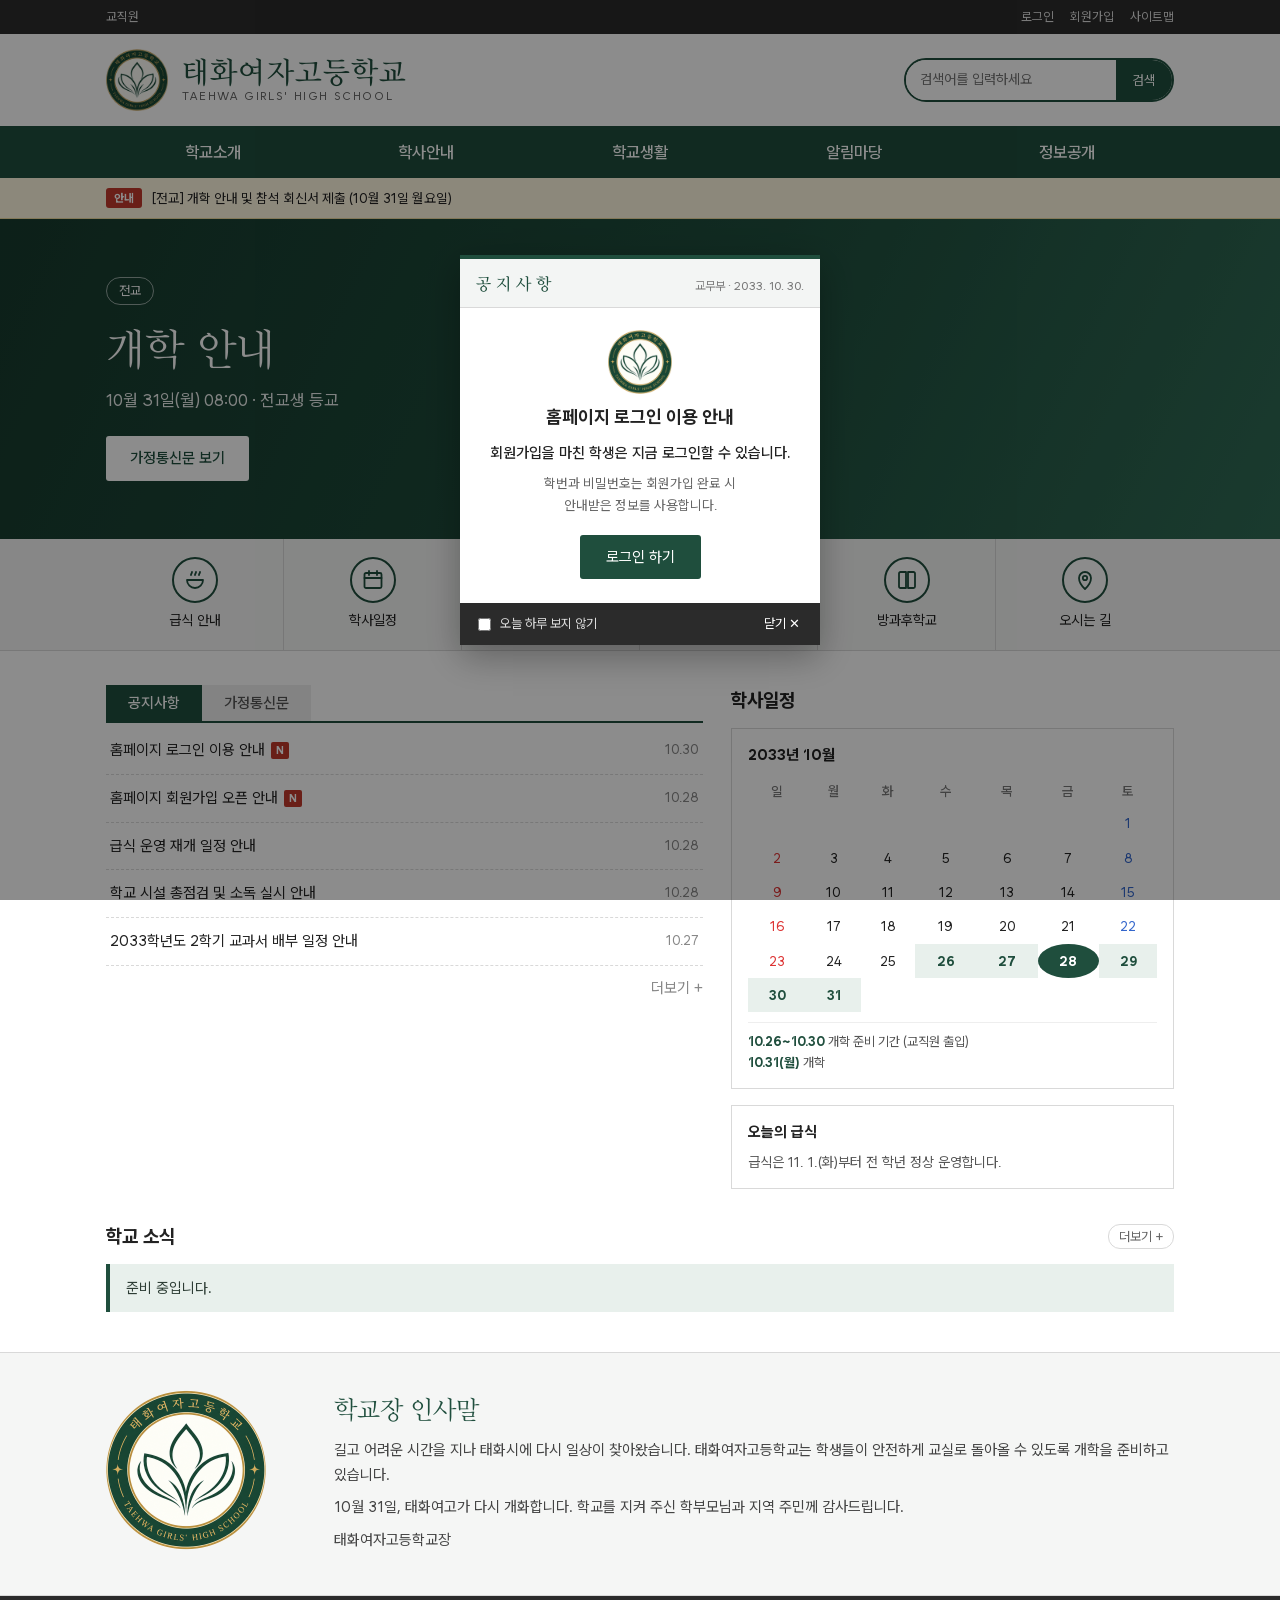
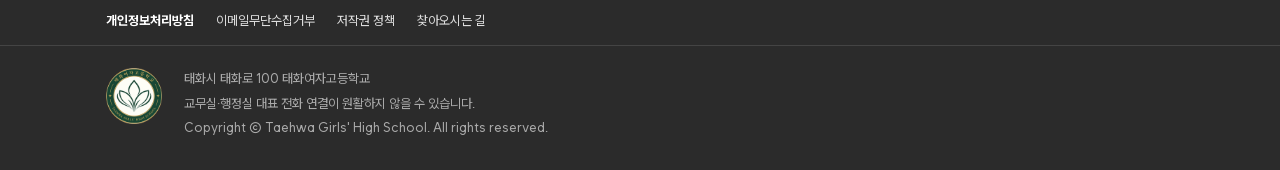
<file: index.html>
<!doctype html><html lang="ko"><head><meta charset="utf-8"><meta name="viewport" content="width=device-width,initial-scale=1"><link rel="preload" href="fonts/WantedSansVariable.woff2" as="font" type="font/woff2" crossorigin><link rel="stylesheet" href="style.css?v=20261026f"><title>태화여자고등학교</title></head><body>
<div id="hd"></div>
<section class="visual" id="vis">
<div class="slide on"><div class="wrap"><small>전교</small><h2>개학 안내</h2><p>10월 31일(월) 08:00 · 전교생 등교</p><a class="go" href="letter.html">가정통신문 보기</a></div></div>
<div class="slide"><div class="wrap"><small>정문 안내</small><h2>정문 검역 게이트<br>이용 안내</h2><p>모든 방문자는 게이트를 통과한 뒤 출입할 수 있습니다.</p><a class="go" href="view.html#n1">자세히 보기</a></div></div>
<div class="slide"><div class="wrap"><small>행정실</small><h2>개학 준비 기간<br>출입 안내</h2><p>10월 26일부터 30일까지 교직원은 출입 명부에 기록합니다.</p><a class="go" href="view.html#n2">자세히 보기</a></div></div>
<div class="dots" id="dots"><i class="on"></i><i></i><i></i></div></section>
<section class="quick"><div class="wrap"><a href="page.html#meal"><span class="ic"><svg viewBox="0 0 24 24" width="24" height="24" fill="none" stroke="currentColor" stroke-width="1.8" stroke-linecap="round" stroke-linejoin="round"><path d="M4 12h16a0 0 0 0 1 0 0 8 8 0 0 1-16 0z"/><path d="M8 7c0-1.5 1-1.5 1-3M12 7c0-1.5 1-1.5 1-3M16 7c0-1.5 1-1.5 1-3"/></svg></span>급식 안내</a><a href="#cal"><span class="ic"><svg viewBox="0 0 24 24" width="24" height="24" fill="none" stroke="currentColor" stroke-width="1.8" stroke-linecap="round" stroke-linejoin="round"><rect x="3.5" y="5" width="17" height="15" rx="1.5"/><path d="M3.5 10h17M8 3v4M16 3v4"/></svg></span>학사일정</a><a href="letters.html"><span class="ic"><svg viewBox="0 0 24 24" width="24" height="24" fill="none" stroke="currentColor" stroke-width="1.8" stroke-linecap="round" stroke-linejoin="round"><path d="M6 3h9l4 4v14H6z"/><path d="M14 3v5h5M9 13h7M9 17h7"/></svg></span>가정통신문</a><a href="notice.html"><span class="ic"><svg viewBox="0 0 24 24" width="24" height="24" fill="none" stroke="currentColor" stroke-width="1.8" stroke-linecap="round" stroke-linejoin="round"><path d="M4 10v4h3l6 4V6L7 10z"/><path d="M17 9a4 4 0 0 1 0 6"/></svg></span>공지사항</a><a href="page.html#after"><span class="ic"><svg viewBox="0 0 24 24" width="24" height="24" fill="none" stroke="currentColor" stroke-width="1.8" stroke-linecap="round" stroke-linejoin="round"><path d="M4 5.5A1.5 1.5 0 0 1 5.5 4H11v16H5.5A1.5 1.5 0 0 1 4 18.5z"/><path d="M20 5.5A1.5 1.5 0 0 0 18.5 4H13v16h5.5a1.5 1.5 0 0 0 1.5-1.5z"/></svg></span>방과후학교</a><a href="page.html#map"><span class="ic"><svg viewBox="0 0 24 24" width="24" height="24" fill="none" stroke="currentColor" stroke-width="1.8" stroke-linecap="round" stroke-linejoin="round"><path d="M12 21s6-5.5 6-11a6 6 0 0 0-12 0c0 5.5 6 11 6 11z"/><circle cx="12" cy="10" r="2.2"/></svg></span>오시는 길</a></div></section>
<div class="wrap"><div class="panels">
<section class="panel"><div class="tabs"><button class="on" data-t="n">공지사항</button><button data-t="l">가정통신문</button></div><ul class="nlist" id="nl"></ul><p style="text-align:right;margin:10px 0 0"><a id="more" class="muted" href="notice.html">더보기 +</a></p></section>
<section class="panel" id="cal"><h3>학사일정</h3><div class="cal"><div class="hd"><span>2033년 10월</span></div><table id="ct"></table>
<div class="legend"><span><b style="color:#1f4e3d">10.26~10.30</b> 개학 준비 기간 (교직원 출입)</span><span><b style="color:#1f4e3d">10.31(월)</b> 개학</span></div></div>
<div class="meal"><h4>오늘의 급식</h4><p>급식은 11. 1.(화)부터 전 학년 정상 운영합니다.</p></div></section>
</div></div>
<section class="news"><div class="wrap"><div class="panel"><h3>학교 소식 <a href="page.html#news">더보기 +</a></h3></div><div class="note" style="margin:0">준비 중입니다.</div></div></section>
<section class="greet" id="greet"><div class="wrap"><div class="em"></div><div><h3>학교장 인사말</h3><p>길고 어려운 시간을 지나 태화시에 다시 일상이 찾아왔습니다. 태화여자고등학교는 학생들이 안전하게 교실로 돌아올 수 있도록 개학을 준비하고 있습니다.</p><p>10월 31일, 태화여고가 다시 개화합니다. 학교를 지켜 주신 학부모님과 지역 주민께 감사드립니다.</p><p class="muted">태화여자고등학교장</p></div></div></section>
<div id="ft"></div>
<script src="config.js?v=20261026f"></script><script src="app.js?v=20261105"></script><script src="notices.js?v=20261106a"></script><script src="layout.js?v=20261030a"></script>
<script>mount({sec:""});
document.querySelector('.greet .em').innerHTML = EMBLEM_L;
const slides=[...document.querySelectorAll('.slide')], dots=[...document.querySelectorAll('#dots i')]; let si=0, st;
function show(i){ si=(i+slides.length)%slides.length; slides.forEach((s,k)=>s.classList.toggle('on',k===si)); dots.forEach((d,k)=>d.classList.toggle('on',k===si)); }
function auto(){ clearInterval(st); st=setInterval(()=>show(si+1),5500); }
dots.forEach((d,k)=>d.addEventListener('click',()=>{show(k);auto();})); auto();
function list(kind){ const arr = kind==='n' ? NOTICES : LETTERS;
  document.getElementById('nl').innerHTML = arr.slice(0,5).map(n=>'<li><a href="'+(n.link||('view.html#'+n.id))+'">'+n.t+(n.nw?'<span class="new">N</span>':'')+'</a><span class="d">'+n.d.slice(5)+'</span></li>').join('');
  document.getElementById('more').href = kind==='n' ? 'notice.html' : 'letters.html'; }
document.querySelectorAll('.tabs button').forEach(b=>b.addEventListener('click',()=>{document.querySelectorAll('.tabs button').forEach(x=>x.classList.toggle('on',x===b)); list(b.dataset.t);}));
list('n');
(function(){ const first=new Date(2033,9,1).getDay(), days=31; let h='<tr>'+['일','월','화','수','목','금','토'].map(d=>'<th>'+d+'</th>').join('')+'</tr><tr>'; let c=0;
  for(let i=0;i<first;i++){h+='<td></td>';c++}
  for(let d=1;d<=days;d++){ const w=c%7; let cl=w===0?'sun':w===6?'sat':''; if(d>=26&&d<=31) cl+=' ev'; if(d===28) cl+=' today'; h+='<td class="'+cl+'">'+d+'</td>'; c++; if(c%7===0&&d<days) h+='</tr><tr>'; }
  while(c%7){h+='<td></td>';c++} document.getElementById('ct').innerHTML=h+'</tr>'; })();
// 접속하자마자 뜨는 로그인 이용 안내 팝업 (오늘 하루 보지 않기)
(function(){
  const KEY='th_popup_login_hide'; let hide=false;   // 키를 바꿔 회원가입 팝업을 숨긴 사람에게도 새 팝업이 뜨게
  try{ hide = localStorage.getItem(KEY) === new Date().toDateString(); }catch(e){}
  if(hide) return;
  const m=document.createElement('div'); m.className='lp'; m.setAttribute('role','dialog'); m.setAttribute('aria-label','로그인 이용 안내');
  m.innerHTML='<div class="lp-box"><div class="lp-top"><span>공지사항</span><small>교무부 · 2033. 10. 30.</small></div>'+
    '<div class="lp-body">'+EMBLEM+'<div class="lp-txt"><h4>홈페이지 로그인 이용 안내</h4>'+
    '<p>회원가입을 마친 학생은 지금 로그인할 수 있습니다.</p><p class="s">학번과 비밀번호는 회원가입 완료 시<br>안내받은 정보를 사용합니다.</p></div>'+
    '<a class="btn" href="login.html">로그인 하기</a></div>'+
    '<div class="lp-ft"><label><input type="checkbox" id="lp-chk"> 오늘 하루 보지 않기</label><button type="button" id="lp-x">닫기 ✕</button></div></div>';
  document.body.appendChild(m);
  const close=()=>{ try{ if(document.getElementById('lp-chk').checked) localStorage.setItem(KEY,new Date().toDateString()); }catch(e){} m.remove(); };
  m.querySelector('#lp-x').onclick=close;
  m.addEventListener('click',e=>{ if(e.target===m) close(); });
  document.addEventListener('keydown',e=>{ if(e.key==='Escape') close(); });
})();
</script>
</body></html>
</file>
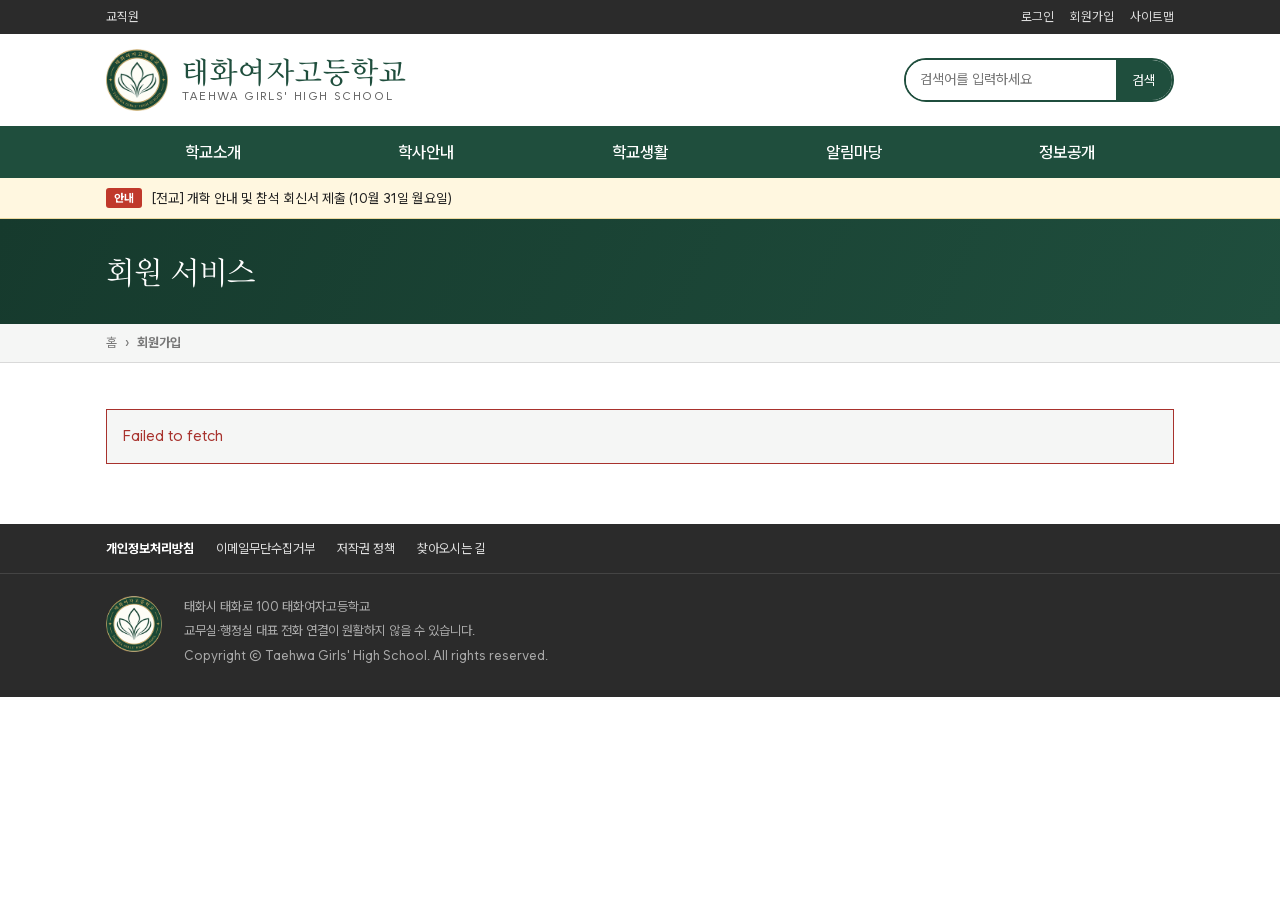
<file: join.html>
<!doctype html><html lang="ko"><head><meta charset="utf-8"><meta name="viewport" content="width=device-width,initial-scale=1"><meta name="robots" content="noindex,nofollow"><link rel="preload" href="fonts/WantedSansVariable.woff2" as="font" type="font/woff2" crossorigin><link rel="stylesheet" href="style.css?v=20261026f"><title>회원가입 · 태화여자고등학교</title></head><body>
<div id="hd"></div>
<section class="sv-top"><div class="wrap"><h1>회원 서비스</h1></div></section>
<div class="crumb"><div class="wrap"><span>홈</span><span>›</span><b>회원가입</b></div></div>
<div class="wrap sv one"><section class="pg"><div id="app"></div></section></div>
<div id="ft"></div>
<script src="config.js?v=20261026f"></script><script src="app.js?v=20261105"></script><script src="layout.js?v=20261030a"></script>
<script>
mount({});
const LETTERS = "ABCDE";
const $ = id => document.getElementById(id), app = $('app');
// 진행 상황은 이 화면에만 들고 있다. 카드를 확정해야 서버에 기록이 남고, 그 전에 나가면 처음부터 다시 할 수 있다
let me = null;   // {nick, tester, answers}
function shuffle(a){ a = a.slice(); for(let i = a.length - 1; i > 0; i--){ const j = Math.floor(Math.random() * (i + 1)); [a[i], a[j]] = [a[j], a[i]]; } return a; }
const ERR = {closed:"가입이 불가합니다.", noreply:"등록된 이름이 없습니다.", already:"이미 생존자 명부에 등록된 이름입니다."};
function fail(r){
  if(r.error === 'closed'){ closed(); return; }
  if(r.error === 'noreply' || r.error === 'already'){ signup(ERR[r.error]); return; }
  start();
}

function closed(){ me = null; app.innerHTML = '<div class="tst-wait"><p>가입이 불가합니다.</p></div>'; }

function signup(err){
  me = null;
  app.innerHTML = `<h2 class="ttl">회원가입</h2>
  <form id="f" class="card tst-form" autocomplete="off">
  <div class="field"><label class="t" for="nick">이름</label><input type="text" id="nick" maxlength="20" required></div>
  <div class="checks"><label><input type="checkbox" id="agree"> <span>진행 자료에 자해, 가족 문제 등 민감한 소재가 포함되어 있음을 확인합니다.</span></label></div>
    <div class="btns"><button class="btn dark" id="go" disabled>다음</button></div><div id="out">${err ? `<div class="msg err">${err}</div>` : ''}</div></form>`;
  $('agree').onchange = () => $('go').disabled = !$('agree').checked;
  $('f').addEventListener('submit', async e => {
    e.preventDefault(); $('out').innerHTML = '';
    $('go').disabled = true;
    const nick = $('nick').value.trim();
    try {
      const r = await rpc('test_check', {p_nickname: nick});
      if(!r.ok){ if(r.error === 'closed'){ closed(); return; } $('out').innerHTML = `<div class="msg err">${ERR[r.error] || '확인하지 못했습니다.'}</div>`; $('go').disabled = false; return; }
      me = {nick, tester: r.tester}; survey(); window.scrollTo(0, 0);
    } catch(x){ $('out').innerHTML = `<div class="msg err">${esc(x.message)}</div>`; $('go').disabled = false; }
  });
}

function survey(){
  app.innerHTML = `<article class="tst-paper"><h2>기초조사서</h2>
  <p class="tst-lead">개학 전 상담 자료로 쓰입니다. 정답은 없으니 가장 먼저 떠오르는 것을 고르세요. 제출한 뒤에는 수정할 수 없습니다.</p>
  <form id="sf">${SURVEY.map((q, qi) => `<fieldset class="tst-q"><legend>${qi + 1}. ${q[0]}</legend>
    ${shuffle(q[1].map((t, i) => [t, i])).map(([t, i]) => `<label><input type="radio" name="q${qi}" value="${i}" required> <span>${t}</span></label>`).join('')}</fieldset>`).join('')}
  <div class="btns"><button class="btn dark" id="sb">제출</button></div><div id="out"></div></form></article>`;
  $('sf').addEventListener('submit', async e => {
    e.preventDefault();
    if(!confirm('제출한 뒤에는 수정할 수 없습니다. 제출하시겠습니까?')) return;
    $('sb').disabled = true;
    me.answers = SURVEY.map((q, qi) => Number(document.querySelector(`input[name=q${qi}]:checked`).value));
    await loadCards(); window.scrollTo(0, 0);
  });
}

async function loadCards(notice){
  try {
    const r = await rpc('test_cards', {p_nickname: me.nick, p_answers: me.answers});
    r.ok ? cards(r, notice) : fail(r);
  } catch(x){ app.innerHTML = `<div class="msg err">${esc(x.message)}</div>`; }
}

function cards(st, notice){
  app.innerHTML = `<h2 class="ttl">생존자 파일 선택</h2>
  ${notice ? `<div class="msg err">${notice}</div>` : ''}
  <p class="desc">${st.last ? '남아 있는 마지막 한 명입니다.' : '선택할 수 있는 파일 중 한 장을 고르세요. 고른 뒤에는 바꿀 수 없습니다.'}</p>
  <div class="tst-cards">${st.cards.map((c, i) => `<button type="button" class="tst-card${c.st === 'ok' ? '' : ' off'}${c.st === 'taken' ? ' taken' : ''}" data-k="${esc(c.key)}" style="--c:${esc(c.color)}"${c.st === 'ok' ? '' : ' disabled'}>
    <span class="lt">${LETTERS[i]}</span><span class="chip"></span><span class="ln">“${esc(c.line)}”</span>${c.st === 'taken' ? '<span class="tk">이미 선택된 파일입니다.</span>' : ''}</button>`).join('')}</div>
  <p class="tst-rf"><button type="button" id="rf">새로고침</button></p>`;
  $('rf').onclick = () => loadCards();
  app.querySelectorAll('.tst-card:not(.off)').forEach(b => b.onclick = async () => {
    if(!confirm('이 카드로 확정하시겠습니까? 확정 후에는 바꿀 수 없습니다.')) return;
    app.querySelectorAll('.tst-card').forEach(x => x.disabled = true);
    try {
      const r = await rpc('test_pick', {p_nickname: me.nick, p_answers: me.answers, p_key: b.dataset.k});
      if(r.ok) return done();
      if(r.error === 'notallowed'){ alert('안 돼. 돌아가.'); return loadCards(); }
      if(r.error === 'taken' || r.error === 'dim') return loadCards(r.error === 'taken' ? '이미 선택된 파일입니다.' : '선택할 수 없는 파일입니다.');
      fail(r);
    } catch(x){ alert(x.message); loadCards(); }
  });
}

function done(){
  const t = me.tester, nick = me.nick;
  app.innerHTML = `<div class="tst-wait"><p><b>생존자 명부에 등록되었습니다.</b></p><p class="muted">배정된 파일은 공개 후 로그인하여 확인할 수 있습니다.</p></div>` +
    (t ? '<p class="small muted" style="margin-top:18px">테스터 계정입니다. <a href="#" id="next" style="text-decoration:underline">다른 테스터로 하기</a> · <a href="#" id="relog" style="text-decoration:underline">이 테스터 기록 지우고 다시 하기</a></p>' : '');
  me = null;
  if(!t) return;
  $('next').onclick = e => { e.preventDefault(); e.stopPropagation(); signup(); };
  $('relog').onclick = async e => { e.preventDefault(); e.stopPropagation(); try { await rpc('test_reset', {p_nickname: nick}); } catch(x){} signup(); };
}

async function start(){
  try { (await rpc('test_status')).open ? signup() : closed(); }
  catch(x){ app.innerHTML = `<div class="msg err">${esc(x.message)}</div>`; }
}
// 예전 방식에서 남은 값 정리
try { localStorage.removeItem('th_test'); } catch(e){}
start();
</script>
</body></html>
</file>
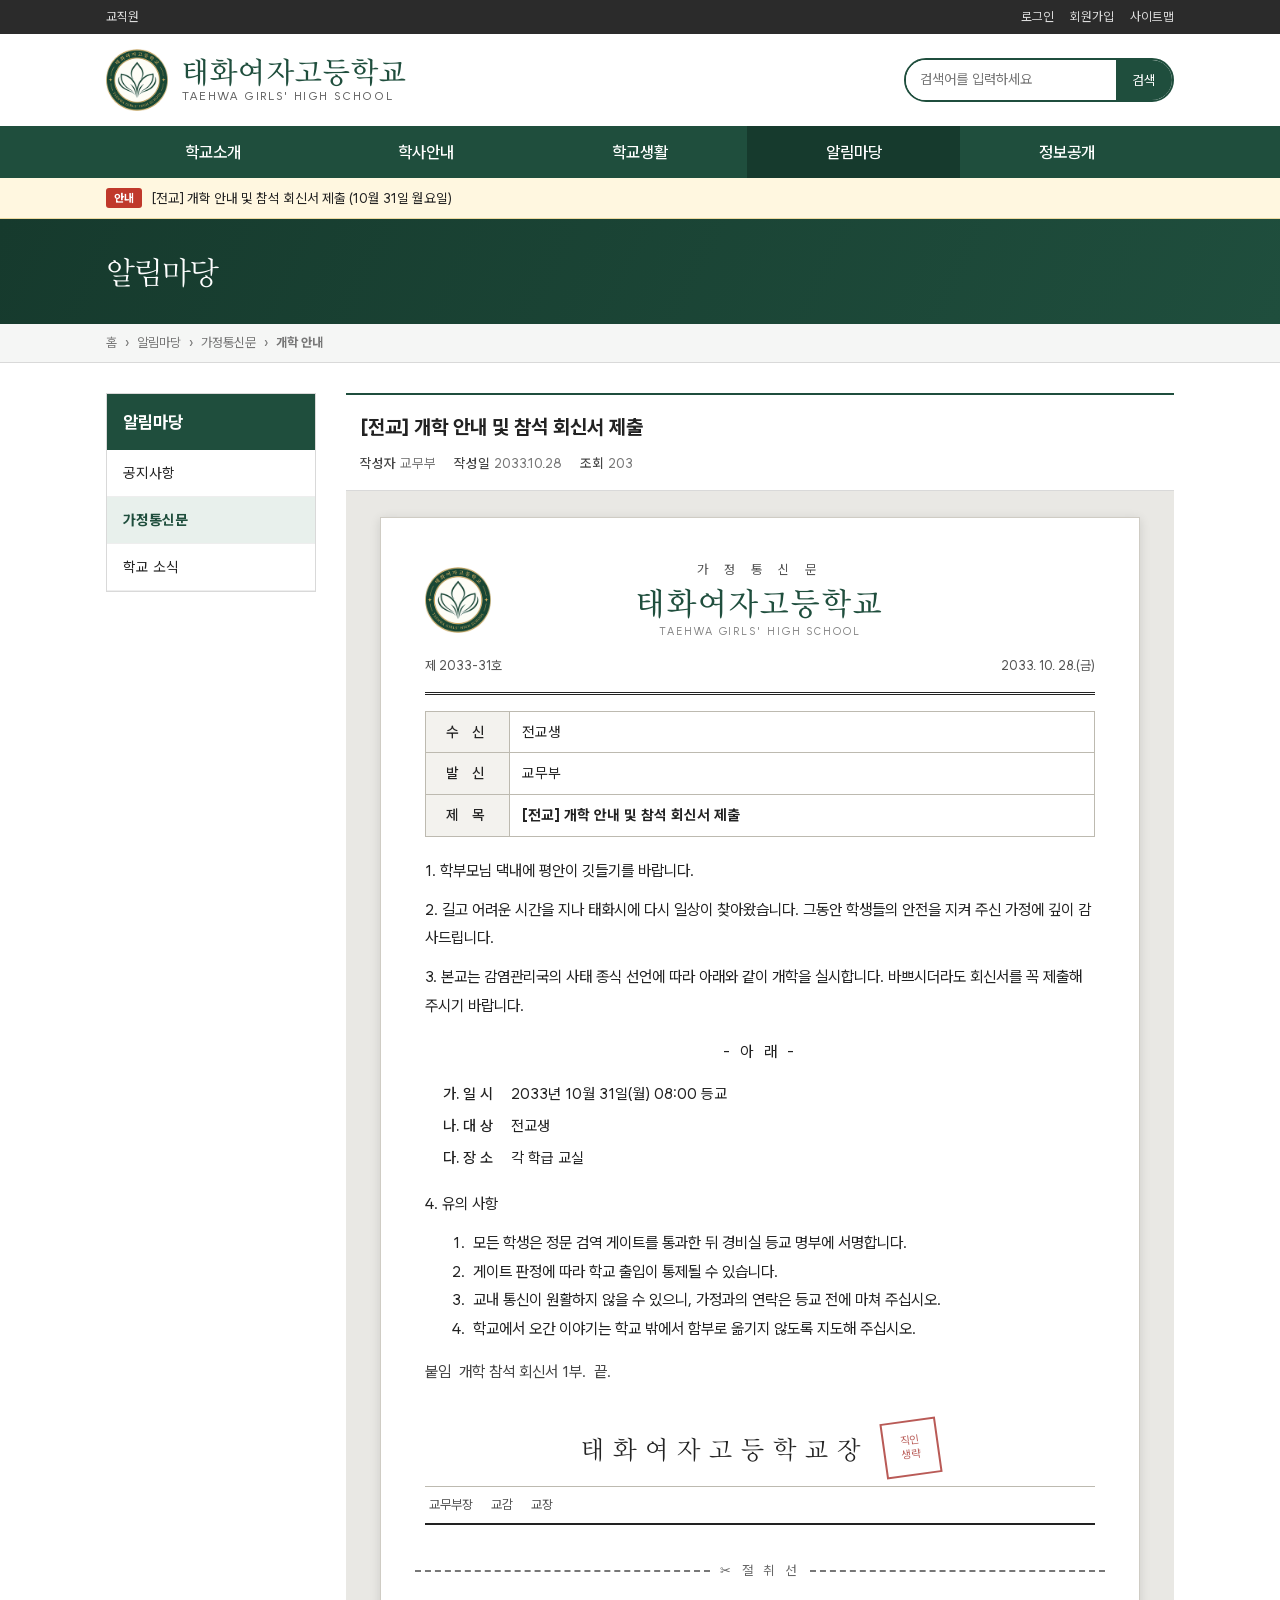
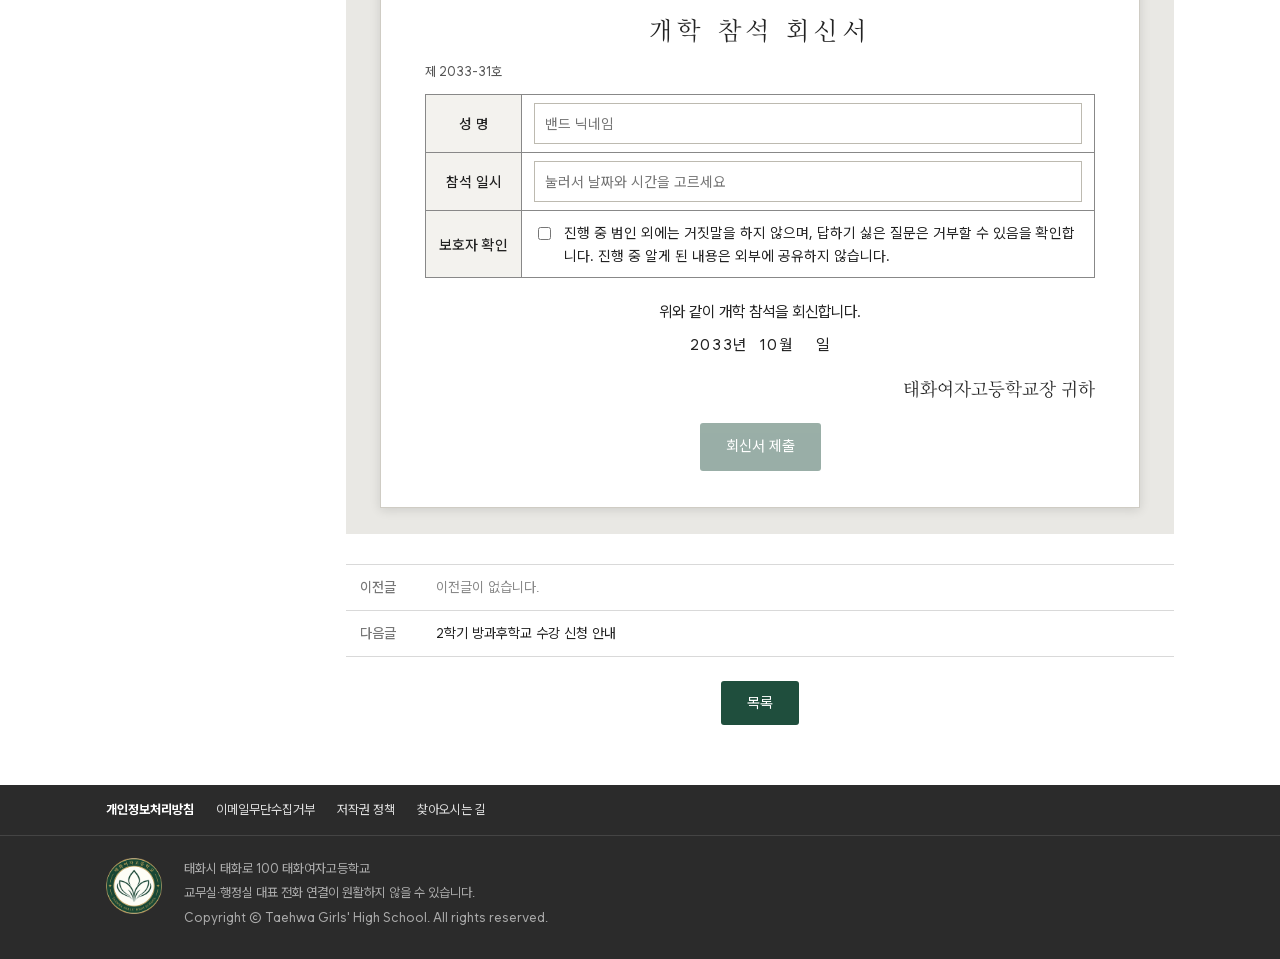
<file: letter.html>
<!doctype html><html lang="ko"><head><meta charset="utf-8"><meta name="viewport" content="width=device-width,initial-scale=1"><link rel="preload" href="fonts/WantedSansVariable.woff2" as="font" type="font/woff2" crossorigin><link rel="stylesheet" href="style.css?v=20261026f"><title>개학 안내 · 태화여자고등학교</title></head><body>
<div id="hd"></div>
<section class="sv-top"><div class="wrap"><h1>알림마당</h1></div></section>
<div class="crumb"><div class="wrap"><span>홈</span><span>›</span><span>알림마당</span><span>›</span><span>가정통신문</span><span>›</span><b>개학 안내</b></div></div>
<div class="wrap sv"><aside class="lnb" id="lnb"></aside><section>
<div class="bv-head"><h3>[전교] 개학 안내 및 참석 회신서 제출</h3><div class="bv-meta"><span><b>작성자</b>교무부</span><span><b>작성일</b>2033.10.28</span><span><b>조회</b>203</span></div></div>
<div class="bv-body paperbg"><article class="paper">
<header class="lt-head">
<div class="lt-em" id="lt-em"></div>
<div class="lt-title"><span class="kind">가 정 통 신 문</span><b>태화여자고등학교</b><small>TAEHWA GIRLS' HIGH SCHOOL</small></div>
<div class="lt-no"><span>제 2033-31호</span><span>2033. 10. 28.(금)</span></div>
</header>
<table class="lt-meta">
<tr><th>수 신</th><td>전교생</td></tr>
<tr><th>발 신</th><td>교무부</td></tr>
<tr><th>제 목</th><td><b>[전교] 개학 안내 및 참석 회신서 제출</b></td></tr>
</table>
<div class="lt-body">
<p>1. 학부모님 댁내에 평안이 깃들기를 바랍니다.</p>
<p>2. 길고 어려운 시간을 지나 태화시에 다시 일상이 찾아왔습니다. 그동안 학생들의 안전을 지켜 주신 가정에 깊이 감사드립니다.</p>
<p>3. 본교는 감염관리국의 사태 종식 선언에 따라 아래와 같이 개학을 실시합니다. 바쁘시더라도 회신서를 꼭 제출해 주시기 바랍니다.</p>
<p class="mid">- 아 래 -</p>
<table class="lt-info">
<tr><th>가. 일 시</th><td>2033년 10월 31일(월) 08:00 등교</td></tr>
<tr><th>나. 대 상</th><td>전교생</td></tr>
<tr><th>다. 장 소</th><td>각 학급 교실</td></tr>
</table>
<p>4. 유의 사항</p>
<ol class="lt-ol">
<li>모든 학생은 정문 검역 게이트를 통과한 뒤 경비실 등교 명부에 서명합니다.</li>
<li>게이트 판정에 따라 학교 출입이 통제될 수 있습니다.</li>
<li>교내 통신이 원활하지 않을 수 있으니, 가정과의 연락은 등교 전에 마쳐 주십시오.</li>
<li>학교에서 오간 이야기는 학교 밖에서 함부로 옮기지 않도록 지도해 주십시오.</li>
</ol>
<p class="att">붙임&nbsp;&nbsp;개학 참석 회신서 1부.&nbsp;&nbsp;끝.</p>
</div>
<div class="lt-sign"><span>태화여자고등학교장</span><span class="seal">직인<br>생략</span></div>
<div class="lt-foot"><span>교무부장 &nbsp;&nbsp;&nbsp;&nbsp;&nbsp;교감 &nbsp;&nbsp;&nbsp;&nbsp;&nbsp;교장</span></div>

<div class="cut"><span>✂ 절 취 선</span></div>

<section class="reply" id="reply">
<h2>개학 참석 회신서</h2>
<div class="rp-top"><span>제 2033-31호</span></div>
<form id="f">
<table class="rp-form">
<tr><th><label for="nick">성 명</label></th><td><input type="text" id="nick" maxlength="20" autocomplete="off" placeholder="밴드 닉네임" required></td></tr>
<tr><th>참석 일시</th><td><div class="dp"><input type="text" id="when-at" class="dt-in" readonly placeholder="눌러서 날짜와 시간을 고르세요" aria-label="참석 일시" aria-haspopup="dialog"><div class="dp-pop" id="dp" role="dialog" aria-label="참석 일시 선택" hidden></div></div></td></tr>
<tr><th>보호자 확인</th><td><div class="checks"><label><input type="checkbox" id="agree"> <span>진행 중 범인 외에는 거짓말을 하지 않으며, 답하기 싫은 질문은 거부할 수 있음을 확인합니다. 진행 중 알게 된 내용은 외부에 공유하지 않습니다.</span></label></div></td></tr>
</table>
<p class="rp-say">위와 같이 개학 참석을 회신합니다.</p>
<p class="rp-date">2033년 &nbsp;10월 &nbsp;&nbsp;&nbsp;일</p>
<p class="rp-to">태화여자고등학교장 귀하</p>
<div class="rp-btn"><button class="btn dark" id="submit" type="submit" disabled>회신서 제출</button></div>
<div id="out"></div>
</form>
</section>
</article></div>
<div class="bv-nav"><div><b>이전글</b><span class="muted">이전글이 없습니다.</span></div><div><b>다음글</b><a href="view.html#l2">2학기 방과후학교 수강 신청 안내</a></div></div>
<div class="btns"><a class="btn" href="letters.html">목록</a></div></section></div>
<div id="ft"></div>
<script src="config.js?v=20261101a"></script><script src="app.js?v=20261105"></script><script src="notices.js?v=20261106a"></script><script src="layout.js?v=20261030a"></script>
<script>mount({sec:"알림마당",active:"가정통신문"});
const $ = id => document.getElementById(id);
$('lt-em').innerHTML = EMBLEM;
// 참석 일시 달력: CAL_MONTH 달로 열리고, CANDIDATE_DATES 와 같은 날짜·시각이면 그 회차, 아니면 CANDIDATE_DATES[0] 으로 적힌다
const AT = $('when-at'), DP = $('dp');
let [vy, vm] = TH.CAL_MONTH.split('-').map(Number), pick = null, pickH = "", pickMi = "";
// 시간은 시·분 목록으로 고른다 (브라우저 시간 선택 창은 골라도 저절로 닫히지 않아서)
const opts = (list, v, label) => `<option value="">${label}</option>` + list.map(x => `<option${x === v ? ' selected' : ''}>${x}</option>`).join('');
const HOURS = Array.from({length:24}, (_, i) => String(i).padStart(2, '0')), MINS = ["00", "30"];
function dpDraw(){
  const first = new Date(vy, vm-1, 1).getDay(), last = new Date(vy, vm, 0).getDate();
  let h = `<div class="dp-hd"><button type="button" data-m="-1" aria-label="이전 달">‹</button><b>${vy}년 ${vm}월</b><button type="button" data-m="1" aria-label="다음 달">›</button></div><table><tr>${[..."일월화수목금토"].map(d => `<th>${d}</th>`).join('')}</tr><tr>`;
  for(let i=0; i<first; i++) h += '<td></td>';
  for(let d=1; d<=last; d++){
    if((first + d - 1) % 7 === 0 && d > 1) h += '</tr><tr>';
    h += `<td><button type="button" data-d="${d}"${pick === `${vy}-${vm}-${d}` ? ' class="on"' : ''}>${d}</button></td>`;
  }
  DP.innerHTML = h + `</tr></table><div class="dp-ft"><select id="dp-h" aria-label="시">${opts(HOURS, pickH, '시')}</select><select id="dp-mi" aria-label="분">${opts(MINS, pickMi, '분')}</select><button type="button" class="btn dark" id="dp-ok">선택</button></div><p class="dp-err" id="dp-err"></p>`;
}
const dpClose = () => { DP.hidden = true; };
AT.addEventListener('click', () => { if(DP.hidden){ dpDraw(); DP.hidden = false; } else dpClose(); });
DP.addEventListener('click', e => {
  e.stopPropagation();   // 다시 그리면 누른 버튼이 사라져 '바깥 클릭'으로 오인하지 않게
  const b = e.target.closest('button'); if(!b) return;
  if(b.dataset.m){ vm += +b.dataset.m; if(vm < 1){ vm = 12; vy--; } if(vm > 12){ vm = 1; vy++; } dpDraw(); }
  else if(b.dataset.d){ pick = `${vy}-${vm}-${b.dataset.d}`; if(pickH && pickMi) dpDone(); else dpDraw(); }
  else if(b.id === 'dp-ok'){ if(!pick || !pickH || !pickMi){ $('dp-err').textContent = !pick ? '날짜를 골라 주세요.' : '시간을 골라 주세요.'; return; } dpDone(); }
});
// 날짜와 시간이 모두 골라지면 '선택'을 누르지 않아도 바로 적히고 달력이 닫힌다
function chosen(){
  const [y, m, d] = pick.split('-').map(Number), s = `${y}년 ${m}월 ${d}일(${"일월화수목금토"[new Date(y, m-1, d).getDay()]}) ${pickH}:${pickMi}`;
  return TH.CANDIDATE_DATES.includes(s) ? s : TH.CANDIDATE_DATES[0];
}
function dpDone(){ AT.value = chosen(); dpClose(); render(); }
DP.addEventListener('change', e => {
  if(e.target.id === 'dp-h') pickH = e.target.value; else if(e.target.id === 'dp-mi') pickMi = e.target.value; else return;
  $('dp-err').textContent = "";
  if(pick && pickH && pickMi) dpDone();
});
document.addEventListener('click', e => { if(!DP.hidden && !e.target.closest('.dp')) dpClose(); });
document.addEventListener('keydown', e => { if(e.key === 'Escape') dpClose(); });
// 제출 시작 시각 (config.js 의 OPEN_AT, 한국 시간 기준이라 기기 시간대와 무관)
const OPEN_AT = TH.OPEN_AT ? new Date(TH.OPEN_AT + ":00+09:00") : null;
const isOpen = () => !OPEN_AT || Date.now() >= OPEN_AT.getTime();
// 열리기 전에 제출을 누르면 알림으로 시각만 보여 준다 (예: 21:00부터 제출 가능합니다.)
const OPEN_MSG = OPEN_AT ? new Date(OPEN_AT.getTime() + 9*3600e3).toISOString().slice(11,16) + "부터 제출 가능합니다." : "";
// 성명·참석 일시·보호자 확인을 모두 채워야 제출 버튼이 켜진다
const ready = () => !!$('nick').value.trim() && !!AT.value && $('agree').checked;
function render(){ $('submit').disabled = !ready(); }
$('nick').addEventListener('input', render); $('agree').addEventListener('change', render);
const ERR = {nickname:"닉네임을 1~20자로 적어 주세요.", dates:"참석 일시를 선택해 주세요.", full:"자리가 모두 찼습니다.", closed:"접수가 마감되었습니다.", duplicate:"이미 같은 이름으로 제출된 회신서가 있습니다.", notyet:OPEN_MSG || "아직 제출할 수 없습니다."};
$('f').addEventListener('submit', async ev => {
  ev.preventDefault();
  if(!isOpen()) { toast(OPEN_MSG); return; }
  const out = $('out'); out.innerHTML = "";
  const nick = $('nick').value.trim();
  const dates = AT.value ? [AT.value] : [];
  if(!nick) { out.innerHTML = `<div class="msg err">${ERR.nickname}</div>`; return; }
  if(!dates.length) { out.innerHTML = `<div class="msg err">${ERR.dates}</div>`; return; }
  if(!$('agree').checked) { out.innerHTML = `<div class="msg err">보호자 확인란에 체크해 주세요.</div>`; return; }
  $('submit').disabled = true;
  try {
    const r = await rpc('submit_reply', {p_nickname: nick, p_dates: dates});
    if(!r.ok){ out.innerHTML = `<div class="msg err">${ERR[r.error] || "제출하지 못했습니다."}</div>`; render(); return; }
    $('f').outerHTML = `<div class="done"><p>회신서가 접수되었습니다.</p><p>참석 일시: ${esc(dates[0])}</p><p>${slotText(r.remaining)}</p></div>`;
  } catch(e){ out.innerHTML = `<div class="msg err">제출 중 문제가 생겼습니다. 잠시 뒤 다시 시도해 주세요.</div>`; render(); }
});
render();
</script>
</body></html>
</file>
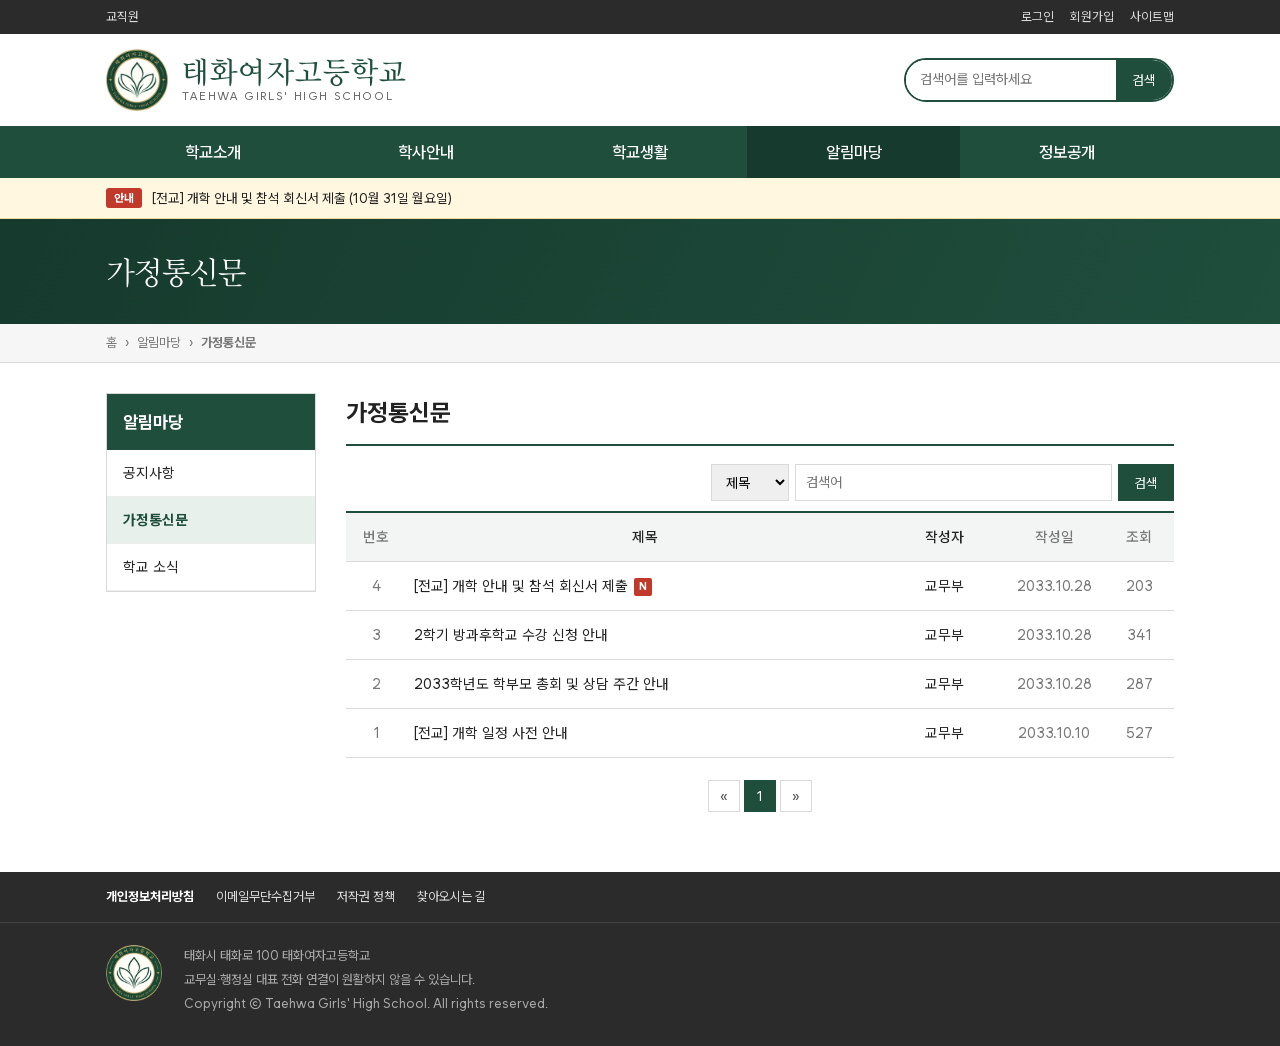
<file: letters.html>
<!doctype html><html lang="ko"><head><meta charset="utf-8"><meta name="viewport" content="width=device-width,initial-scale=1"><link rel="preload" href="fonts/WantedSansVariable.woff2" as="font" type="font/woff2" crossorigin><link rel="stylesheet" href="style.css?v=20261026f"><title>가정통신문 · 태화여자고등학교</title></head><body>
<div id="hd"></div>
<section class="sv-top"><div class="wrap"><h1>가정통신문</h1></div></section>
<div class="crumb"><div class="wrap"><span>홈</span><span>›</span><span>알림마당</span><span>›</span><b>가정통신문</b></div></div>
<div class="wrap sv"><aside class="lnb" id="lnb"></aside><section>
<h2 class="ttl">가정통신문</h2>
<form class="bsearch"><select aria-label="검색 구분"><option>제목</option><option>작성자</option></select><input aria-label="검색어" placeholder="검색어"><button>검색</button></form>
<table class="list"><thead><tr><th class="num">번호</th><th>제목</th><th class="who">작성자</th><th class="dt">작성일</th><th class="hit">조회</th></tr></thead><tbody id="rows"></tbody></table>
<div class="pager"><span>«</span><span class="on">1</span><span>»</span></div></section></div>
<div id="ft"></div>
<script src="config.js?v=20261026f"></script><script src="app.js?v=20261105"></script><script src="notices.js?v=20261106a"></script><script src="layout.js?v=20261030a"></script>
<script>mount({sec:"알림마당",active:"가정통신문"}); document.getElementById("rows").innerHTML = boardRows(LETTERS);</script>
</body></html>
</file>
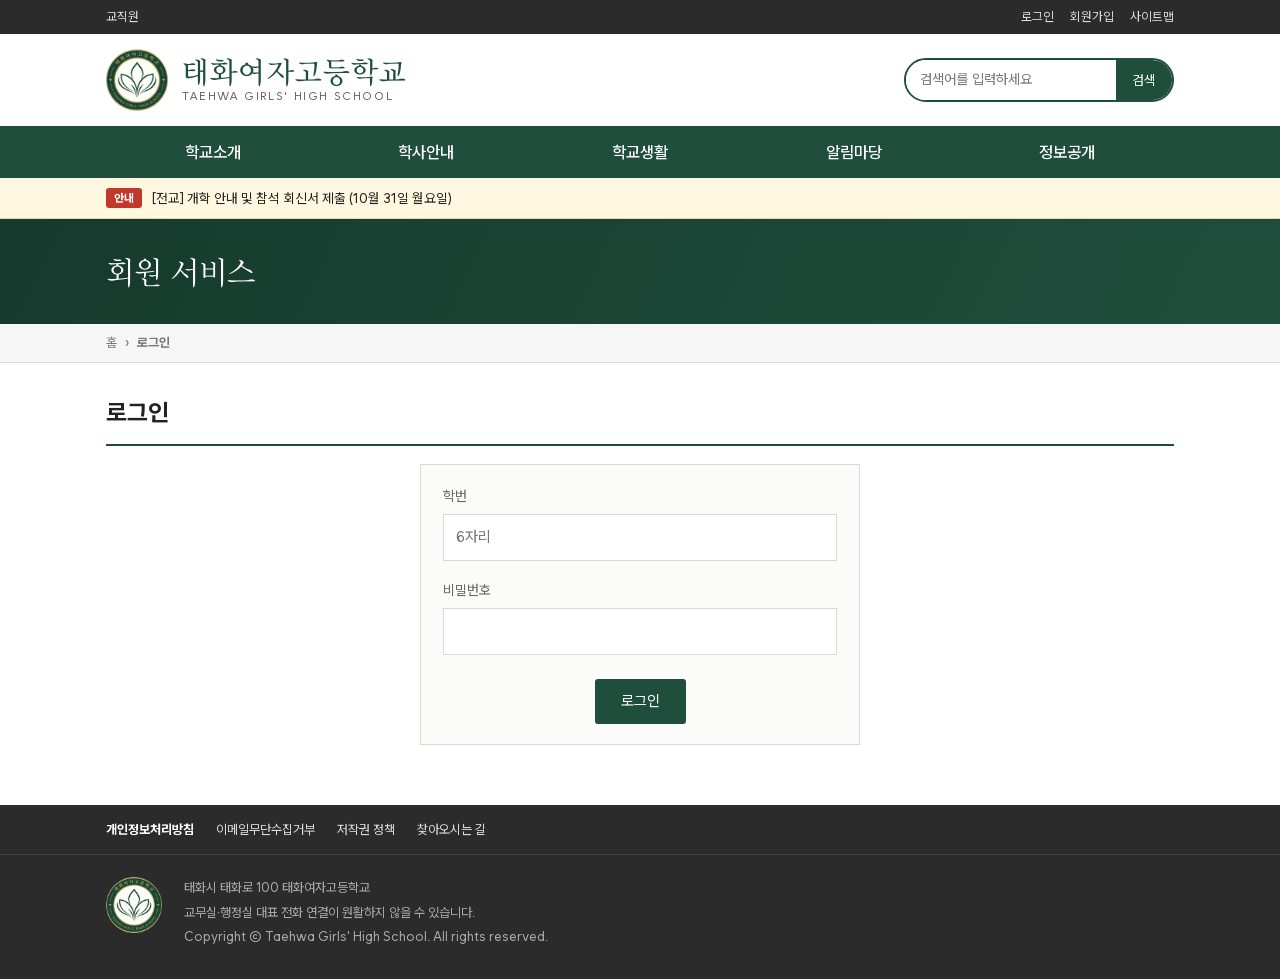
<file: login.html>
<!doctype html><html lang="ko"><head><meta charset="utf-8"><meta name="viewport" content="width=device-width,initial-scale=1"><meta name="robots" content="noindex,nofollow"><link rel="preload" href="fonts/WantedSansVariable.woff2" as="font" type="font/woff2" crossorigin><link rel="stylesheet" href="style.css?v=20261026f"><title>로그인 · 태화여자고등학교</title></head><body>
<div id="hd"></div>
<section class="sv-top"><div class="wrap"><h1>회원 서비스</h1></div></section>
<div class="crumb"><div class="wrap"><span>홈</span><span>›</span><b id="bc">로그인</b></div></div>
<div class="wrap sv one"><section class="pg"><div id="app"></div></section></div>
<div id="ft"></div>
<script src="config.js?v=20261026f"></script><script src="app.js?v=20261105"></script><script src="layout.js?v=20261030a"></script>
<script>
mount({});
const $ = id => document.getElementById(id), app = $('app');
// 학번·비밀번호는 이 창에서만 기억한다. 교무실에 로그인한 창이면 공개 전에도 미리 볼 수 있다
let cred = null; try { cred = JSON.parse(sessionStorage.getItem('th_rec') || 'null'); } catch(e){}
function setCred(c){ cred = c; setTimeout(authLink); try { c ? sessionStorage.setItem('th_rec', JSON.stringify(c)) : sessionStorage.removeItem('th_rec'); } catch(e){} }
function office(){ try { return sessionStorage.getItem('th_pw') || null; } catch(e){ return null; } }
const nl = s => esc(s).replace(/\n/g, '<br>');
// 서사의 "소록: 대사" / "(재희: 대사)" / "(의현) "대사"" 표기를 라벨 없이 인물 색으로 바꾼다
const SP = {재희: '#A32121', 소록: '#2A8A3E', 희지: '#ED64BE', 의현: '#A89330', 유림: '#1A3470', 남우혜: '#5C3A1E'};
const GRAY = '#7a7a7a';  // 색이 정해지지 않은 화자(남우선·엄마·기타)
const spk = (n, t) => `<span style="color:${SP[n] || GRAY}">${t}</span>`;
const nlsp = s => nl(s)
  .replace(/(^|<br>)(재희|소록|희지|의현|유림|남우혜|남우선|엄마|기타): (.*?)(?=<br>|$)/g, (m, b, n, t) => b + spk(n, t))
  .replace(/\((재희|소록|희지|의현|유림|남우혜|남우선|엄마|기타): ([^)]*)\)/g, (m, n, t) => spk(n, t))
  .replace(/\((의현)\) (&quot;.*?&quot;)/g, (m, n, t) => spk(n, t))
  .replace(/\*\*(.+?)\*\*/g, '<b>$1</b>')
  .replace(/\/\/(.+?)\/\//g, '<i>$1</i>');
// 나의 문장: 굵게 + 담당 인물 색 (이름 끝 두 글자가 SP의 키)
const motto = (v, name) => { const n = String(name || '').slice(-2); return `<b style="color:${SP[n] || GRAY}">${esc(v)}</b>`; };
const logout = '<p class="btns"><button class="btn ghost" id="lo">로그아웃</button></p>';

function form(err){
  $('bc').textContent = '로그인';
  app.innerHTML = `<h2 class="ttl">로그인</h2><form id="f" class="card tst-form" autocomplete="off">
  <div class="field"><label class="t" for="no">학번</label><input type="text" id="no" inputmode="numeric" maxlength="6" placeholder="6자리" required></div>
  <div class="field"><label class="t" for="pw">비밀번호</label><input type="password" id="pw" maxlength="50" required></div>
  <div class="btns"><button class="btn dark" id="go">로그인</button></div><div id="out">${err ? `<div class="msg err">${err}</div>` : ''}</div></form>`;
  engOnly($('pw'));   // 한글 자판 상태로 쳐도 같은 자리의 영문 글자로 바꾼다
  $('f').addEventListener('submit', e => { e.preventDefault(); login({no: $('no').value.trim(), pw: toEng($('pw').value)}, true); });
}

// 학교생활기록부 형식. record = {notice:[안내 문구...], info:[[항목, 값]...], subs:[{t:소제목, v:내용}...](1번 항목 아래), sections:[{t:제목, v:내용} 또는 표 {t, head:[열 제목...], rows:[[칸...]...]}...]}
function record(st){
  $('bc').textContent = '학교생활기록부';
  const r = st.record || {}, info = [['학번', st.no], ['성명', st.name]].concat(r.info || []), secs = r.sections || [];
  app.innerHTML = `<article class="rec">
  <header class="rec-head"><span class="rec-kind">학 교 생 활 기 록 부</span><b>태화여자고등학교</b></header>
  ${(r.notice || []).length ? `<div class="rec-notice"><b>${esc(r.notice[0])}</b>${r.notice.slice(1).map(t => `<p>${esc(t)}</p>`).join('')}</div>` : ''}
  <h3>1. 인적·학적사항</h3>
  <table class="rec-t"><tbody>${info.map(([k, v]) => `<tr><th>${esc(k)}</th><td>${k === '나의 문장' ? motto(v, st.name) : v ? nl(v) : ''}</td></tr>`).join('')}</tbody></table>
  ${(r.subs || []).map(s => `<h4>${esc(s.t)}</h4><table class="rec-t rec-sub"><tbody><tr><td class="rec-v">${s.v ? nlsp(s.v) : ''}</td></tr></tbody></table>`).join('')}
  ${secs.map((s, i) => `<h3>${i + 2}. ${esc(s.t)}</h3>` + (s.rows
    ? (s.lead ? `<p class="rec-memo">${nl(s.lead)}</p>` : '') + `<table class="rec-t rec-grid"><thead><tr>${s.head.map(h => `<th>${esc(h)}</th>`).join('')}</tr></thead><tbody>${s.rows.map(r => `<tr>${r.map(c => `<td>${nl(c)}</td>`).join('')}</tr>`).join('')}</tbody></table>${s.memo ? `<p class="rec-memo">${nl(s.memo)}</p>` : ''}`
    : `<table class="rec-t"><tbody><tr><td class="rec-v">${s.v ? nl(s.v) : '<span class="muted">해당 사항 없음</span>'}</td></tr></tbody></table>`)).join('')}
  <div class="rec-sign"><span>위 사실을 증명합니다.</span><span>태화여자고등학교장</span></div>
  </article>${logout}`;
  $('lo').onclick = () => { setCred(null); form(); };
}

async function login(c, typed){
  const go = $('go'); if(go) go.disabled = true;
  try {
    const st = await rpc('file_login', {p_no: c.no, p_password: c.pw, p_office: office()});
    if(st.stage === 'file'){ setCred(c); record(st); window.scrollTo(0, 0); return; }
    setCred(null);
    form(st.stage === 'notyet' ? '배정된 파일은 아직 공개되지 않았습니다.' : typed ? '학번 또는 비밀번호가 맞지 않습니다.' : '');
  } catch(x){ form(esc(x.message)); }
}
// 교무실에서 캐릭터 이름을 눌러 들어오면 학번·비밀번호 없이 그 생활기록부를 바로 연다
const as = location.hash.startsWith('#as=') ? decodeURIComponent(location.hash.slice(4)) : '', op = office();
if(as && op) rpc('office_file', {p_password: op, p_name: as}).then(st => { record(st); window.scrollTo(0, 0); }, x => form(esc(x.message)));
else cred ? login(cred) : form();
</script>
</body></html>
</file>
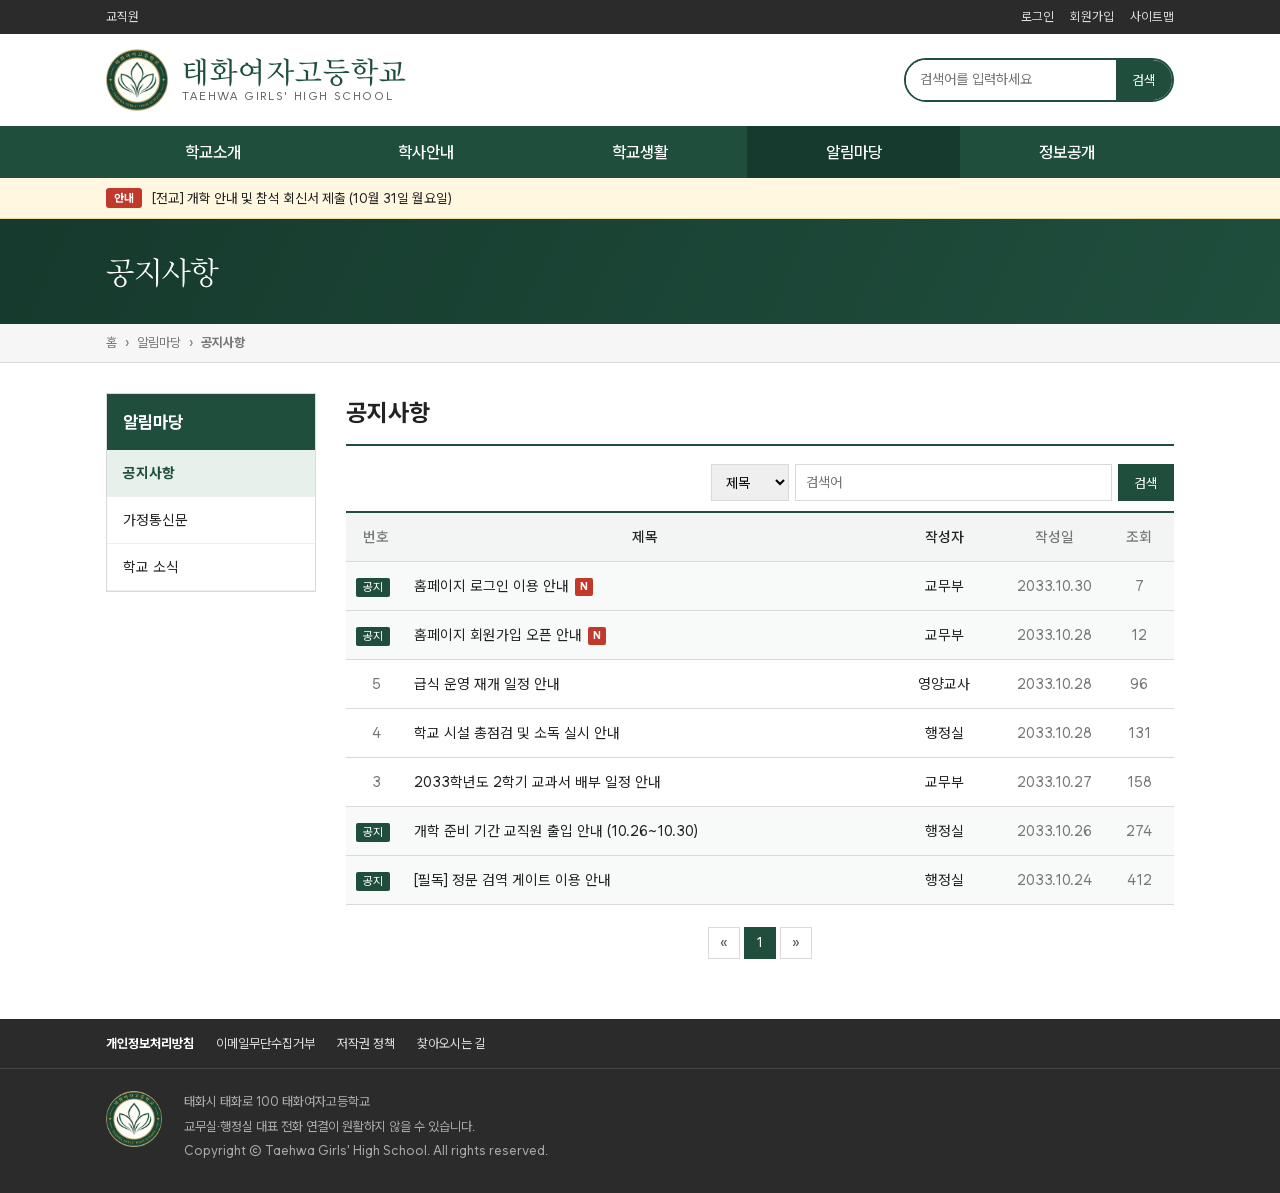
<file: notice.html>
<!doctype html><html lang="ko"><head><meta charset="utf-8"><meta name="viewport" content="width=device-width,initial-scale=1"><link rel="preload" href="fonts/WantedSansVariable.woff2" as="font" type="font/woff2" crossorigin><link rel="stylesheet" href="style.css?v=20261026f"><title>공지사항 · 태화여자고등학교</title></head><body>
<div id="hd"></div>
<section class="sv-top"><div class="wrap"><h1>공지사항</h1></div></section>
<div class="crumb"><div class="wrap"><span>홈</span><span>›</span><span>알림마당</span><span>›</span><b>공지사항</b></div></div>
<div class="wrap sv"><aside class="lnb" id="lnb"></aside><section>
<h2 class="ttl">공지사항</h2>
<form class="bsearch"><select aria-label="검색 구분"><option>제목</option><option>작성자</option></select><input aria-label="검색어" placeholder="검색어"><button>검색</button></form>
<table class="list"><thead><tr><th class="num">번호</th><th>제목</th><th class="who">작성자</th><th class="dt">작성일</th><th class="hit">조회</th></tr></thead><tbody id="rows"></tbody></table>
<div class="pager"><span>«</span><span class="on">1</span><span>»</span></div></section></div>
<div id="ft"></div>
<script src="config.js?v=20261026f"></script><script src="app.js?v=20261105"></script><script src="notices.js?v=20261106a"></script><script src="layout.js?v=20261030a"></script>
<script>mount({sec:"알림마당",active:"공지사항"}); document.getElementById("rows").innerHTML = boardRows(NOTICES);</script>
</body></html>
</file>
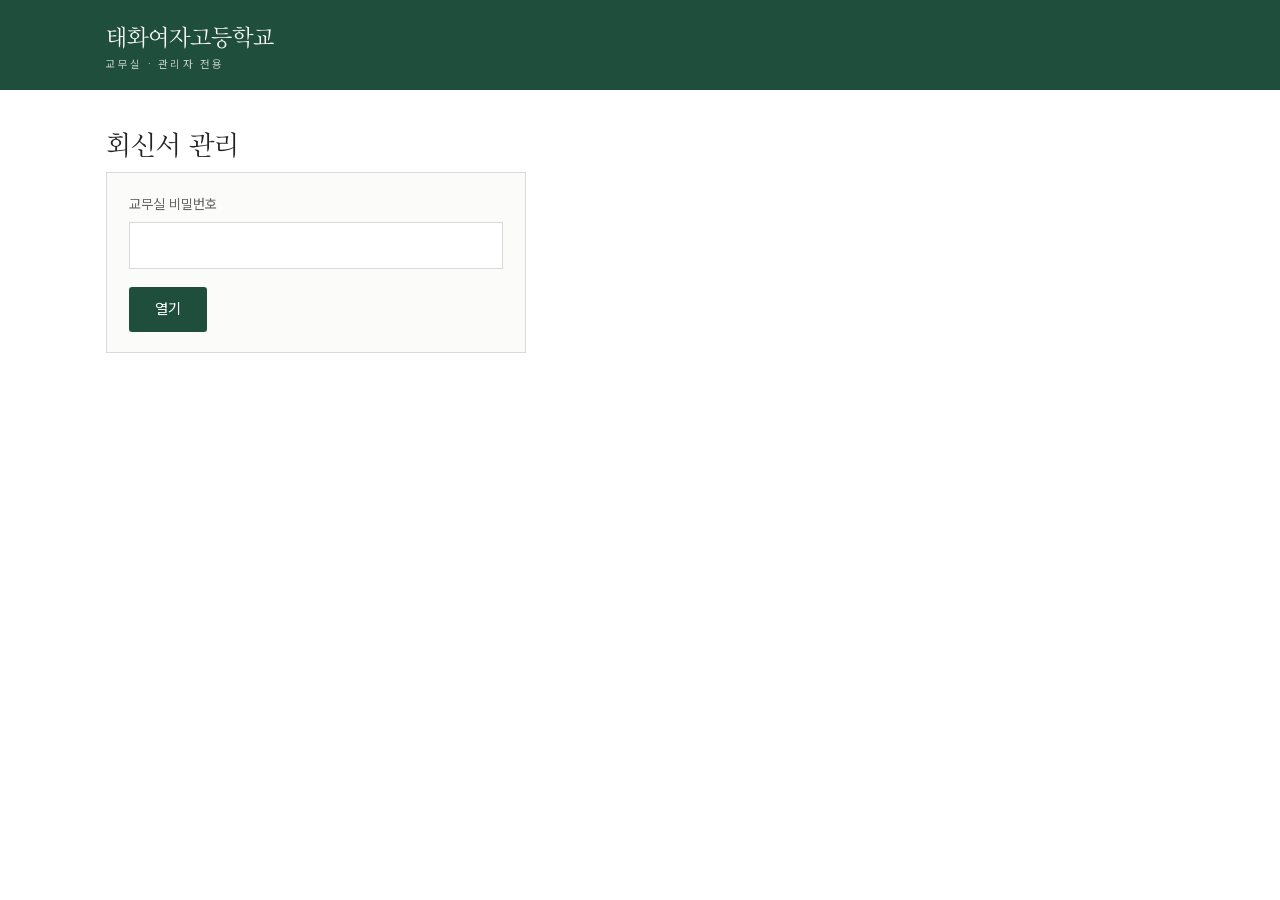
<file: office.html>
<!doctype html><html lang="ko"><head><meta charset="utf-8"><meta name="viewport" content="width=device-width,initial-scale=1"><meta name="robots" content="noindex,nofollow"><link rel="preload" href="fonts/WantedSansVariable.woff2" as="font" type="font/woff2" crossorigin><link rel="stylesheet" href="style.css?v=20261026f"><title>교무실 · 태화여자고등학교</title>
<style>
.otabs{display:flex;flex-wrap:wrap;gap:4px;margin:0 0 24px;border-bottom:2px solid var(--pri)}
.otabs button{padding:10px 18px;border:1px solid var(--line);border-bottom:0;border-radius:6px 6px 0 0;background:#f3f5f4;font:inherit;font-size:15px;cursor:pointer;color:inherit}
.otabs button[aria-selected=true]{background:var(--pri);border-color:var(--pri);color:#fff}
.gwrap{overflow-x:auto;margin:0 0 28px}
table.gm{width:100%;min-width:640px;border-collapse:collapse;border-top:2px solid var(--pri);font-size:14px;line-height:1.55}
table.gm th,table.gm td{padding:9px 8px;border-bottom:1px solid var(--line);text-align:left;vertical-align:top}
table.gm th{background:#f3f5f4;font-weight:500;white-space:nowrap}
table.gm td.n{white-space:nowrap;color:#555}
table.gm td.truth{background:#fff5e0}
.chips{display:flex;flex-wrap:wrap;gap:6px;margin:0 0 14px}
.chips button{padding:6px 12px;border:1px solid var(--line);border-radius:99px;background:#fff;font:inherit;font-size:14px;cursor:pointer;color:inherit}
.chips button[aria-pressed=true]{background:var(--pri);border-color:var(--pri);color:#fff}
</style></head><body>
<header class="site"><div class="wrap"><a class="brand" href="index.html">태화여자고등학교<small>교무실 · 관리자 전용</small></a></div></header>
<main><div class="wrap">
<h1 id="ttl">회신서 관리</h1>

<div id="login" class="card" style="max-width:420px">
<form id="lf"><div class="field"><label class="t" for="pw">교무실 비밀번호</label><input type="password" id="pw" required></div><button class="btn dark">열기</button><div id="lout"></div></form>
</div>
<div id="panel" hidden>
<nav class="otabs" role="tablist"><button type="button" role="tab" data-v="reply" aria-selected="true">회신서 관리</button><button type="button" role="tab" data-v="ev" aria-selected="false">증거 목록</button><button type="button" role="tab" data-v="tl" aria-selected="false">사건 타임라인</button></nav>
<div data-view="ev" id="v-ev" hidden></div>
<div data-view="tl" id="v-tl" hidden></div>
<div data-view="reply">
<p class="lead" id="summary"></p>
<p><button class="btn ghost" id="reload">새로고침</button> <button class="btn ghost" id="toggle"></button> <button class="btn ghost" id="logout">잠그기</button></p>
<h2>참석 일시 집계</h2><div class="tally" id="tally"></div>
<h2>회신서 직접 추가</h2>
<form id="af" class="card" style="max-width:520px"><div class="field"><label class="t" for="an">닉네임</label><input type="text" id="an" maxlength="20" autocomplete="off" required></div><div class="field"><span class="t" style="display:block;font-size:14px;color:#666;margin-bottom:6px">참석 일시</span><div class="checks" id="ad"></div></div><button class="btn dark" id="ab">추가</button><div id="aout"></div></form>
<p class="muted">접수 마감 상태나 제출 시작 시각 전에도 추가할 수 있고, 추가한 회신서도 정원에 포함됩니다.</p>
<h2>접수된 회신서</h2>
<div style="overflow-x:auto"><table class="list" style="min-width:600px"><thead><tr><th class="num">번호</th><th style="white-space:nowrap">닉네임</th><th>참석 일시</th><th>제출 시각</th><th></th></tr></thead><tbody id="rows"></tbody></table></div>
<p class="muted">회신서를 삭제하면 그 자리가 바로 다시 열립니다.</p>
<h2>캐릭터 테스트 · 파일 공개</h2>
<p class="lead" id="tsum"></p>
<p><button class="btn ghost" id="ttest"></button> <button class="btn ghost" id="tfile"></button></p>
<div style="overflow-x:auto"><table class="list" style="min-width:560px"><thead><tr><th style="white-space:nowrap">닉네임</th><th>캐릭터</th><th>확정 시각</th><th>답안지</th><th></th></tr></thead><tbody id="trows"></tbody></table></div>
<p class="muted" id="tnote"></p>
<p class="muted">캐릭터 파일 로그인은 학번·비밀번호로 합니다. 이 창에서 <a href="login.html" style="text-decoration:underline">로그인 화면</a>으로 가면 공개 전에도 미리 볼 수 있습니다.</p>
</div>
</div>
</div></main>
<script src="config.js?v=20261101a"></script><script src="app.js?v=20261105"></script>
<script>
const $ = id => document.getElementById(id);
engOnly($('pw'));
let pw = ""; try { pw = sessionStorage.getItem('th_pw') || ""; } catch(e){}
let data = null;
function fmt(t){ const d = new Date(t); return d.toLocaleString('ko-KR',{month:'numeric',day:'numeric',hour:'2-digit',minute:'2-digit'}); }
function render(){
  const s = data.status;
  $('summary').textContent = `정원 ${data.capacity}명 · 접수 ${data.rows.length}명 · ${s.open ? slotText(s.remaining) : "접수 마감 상태"}`;
  $('toggle').textContent = s.open ? "접수 마감하기" : "접수 다시 열기";
  const count = {}; TH.CANDIDATE_DATES.forEach(d => count[d] = 0);
  data.rows.forEach(r => r.dates.forEach(d => count[d] = (count[d]||0) + 1));
  $('tally').innerHTML = Object.entries(count).map(([d,n]) => `<span>${esc(d)} <b>${n}명</b></span>`).join('');
  $('rows').innerHTML = data.rows.length ? data.rows.map((r,i) => `<tr><td class="num">${i+1}</td><td style="white-space:nowrap">${esc(r.nickname)}</td><td style="white-space:nowrap">${r.dates.map(esc).join('<br>')}</td><td class="date">${fmt(r.created_at)}</td><td style="white-space:nowrap"><button class="btn ghost" data-id="${r.id}" data-n="${esc(r.nickname)}">삭제</button></td></tr>`).join('') : `<tr><td colspan="5" class="muted">아직 접수된 회신서가 없습니다.</td></tr>`;
}
async function load(){
  data = await rpc('office_list', {p_password: pw});
  $('login').hidden = true; $('panel').hidden = false; render();
  renderTest(await rpc('office_test_list', {p_password: pw}));
}
// 캐릭터 테스트
let tdata = null;
function renderTest(t){
  tdata = t;
  const real = t.members.filter(m => !m.tester), picked = real.filter(m => m.char);
  $('tsum').textContent = `테스트 ${t.test_open ? '열림' : '닫힘'} · 파일 ${t.file_open ? '공개 중' : '비공개'} · 가입 ${real.length}명 · 확정 ${picked.length}/${t.chars.length}명`;
  $('ttest').textContent = t.test_open ? '테스트 닫기' : '테스트 열기 (선착순)';
  $('tfile').textContent = t.file_open ? '파일 공개 멈추기' : '파일 공개하기';
  const chip = m => m.char ? `<span style="display:inline-block;width:10px;height:10px;border-radius:50%;background:${esc(m.color)};margin-right:6px"></span><a href="login.html#as=${encodeURIComponent(m.char)}" style="text-decoration:underline" title="생활기록부 보기">${esc(m.char)}</a>` : '';
  $('trows').innerHTML = t.members.length ? t.members.map(m => `<tr><td style="white-space:nowrap">${esc(m.nickname)}${m.tester ? ' <span class="muted small">(테스터)</span>' : ''}</td>
    <td style="white-space:nowrap">${chip(m)}</td><td class="date">${m.picked_at ? fmt(m.picked_at) : ''}</td><td style="white-space:nowrap">${m.answers ? `<button class="btn ghost" data-a="${m.id}">답안지</button>` : ''}</td>
    <td style="white-space:nowrap"><button class="btn ghost" data-t="delete" data-id="${m.id}">삭제</button></td></tr>`).join('')
    : `<tr><td colspan="5" class="muted">아직 가입한 사람이 없습니다.</td></tr>`;
  $('tnote').textContent = '회신서 목록에 있는 이름만 참여할 수 있습니다. 5명이 모두 확정하면 테스트는 자동으로 닫힙니다.';
}
$('ttest').addEventListener('click', async () => {
  if(!tdata.test_open && !confirm('테스트를 열면 회신서를 낸 사람 누구나 가입하고 선착순으로 카드를 고를 수 있습니다. 열까요?')) return;
  try { renderTest(await rpc('office_test_set', {p_password: pw, p_key: 'test_open', p_value: !tdata.test_open})); } catch(e){ alert(e.message); }
});
$('tfile').addEventListener('click', async () => {
  if(!tdata.file_open && !confirm('파일을 공개하면 학번·비밀번호로 로그인해서 생활기록부를 볼 수 있습니다. 공개할까요?')) return;
  try { renderTest(await rpc('office_test_set', {p_password: pw, p_key: 'file_open', p_value: !tdata.file_open})); } catch(e){ alert(e.message); }
});
// 답안지: 회원가입 때 본 기초조사서 화면 그대로, 고른 답만 표시해 팝업으로 연다
function sheet(m){
  const p = document.createElement('div'); p.className = 'lp'; p.setAttribute('role', 'dialog'); p.setAttribute('aria-label', m.nickname + ' 답안지');
  p.innerHTML = `<div class="lp-box" style="max-width:720px;max-height:90vh;display:flex;flex-direction:column"><div class="lp-top"><span>답안지</span><small>${esc(m.nickname)}</small></div>
    <article class="tst-paper" style="border:0;box-shadow:none;margin:0;max-width:none;overflow-y:auto"><h2>기초조사서</h2>
    ${SURVEY.map((q, qi) => `<fieldset class="tst-q" disabled><legend>${qi + 1}. ${esc(q[0])}</legend>
      ${q[1].map((t, i) => `<label><input type="radio" ${m.answers[qi] === i ? 'checked' : ''}> <span>${esc(t)}</span></label>`).join('')}</fieldset>`).join('')}</article>
    <div class="lp-ft"><button type="button" data-save>이미지로 저장</button><button type="button" data-x>닫기 ✕</button></div></div>`;
  const close = () => { p.remove(); document.removeEventListener('keydown', key); }, key = e => { if(e.key === 'Escape') close(); };
  p.querySelector('[data-x]').onclick = close;
  p.querySelector('[data-save]').onclick = e => saveSheet(p.querySelector('.tst-paper'), m.nickname, e.target);
  p.addEventListener('click', e => { if(e.target === p) close(); });
  document.addEventListener('keydown', key);
  document.body.appendChild(p);
}
// 답안지를 PNG로 저장. 팝업은 스크롤로 잘려 있으므로 복제본을 화면 밖에 펼쳐 놓고 찍는다
function saveSheet(paper, nick, btn){
  btn.disabled = true; btn.textContent = '저장 중…';
  const done = () => { btn.disabled = false; btn.textContent = '이미지로 저장'; };
  const go = () => {
    const c = paper.cloneNode(true); c.style.cssText = 'position:fixed;left:-10000px;top:0;width:720px;max-width:none;overflow:visible;border:0;box-shadow:none;margin:0';
    c.querySelector('h2').insertAdjacentHTML('afterend', `<p class="tst-lead">이름: ${esc(nick)}</p>`);
    document.body.appendChild(c);
    html2canvas(c, {scale: 2, backgroundColor: '#fff'}).then(cv => {
      const a = document.createElement('a'); a.download = `답안지_${nick}.png`; a.href = cv.toDataURL('image/png'); a.click();
    }).catch(() => alert('이미지를 만들지 못했습니다.')).finally(() => { c.remove(); done(); });
  };
  if(window.html2canvas) return go();
  const s = document.createElement('script'); s.src = 'https://cdnjs.cloudflare.com/ajax/libs/html2canvas/1.4.1/html2canvas.min.js';
  s.onload = go; s.onerror = () => { alert('이미지 저장 도구를 불러오지 못했습니다.'); done(); }; document.head.appendChild(s);
}
$('trows').addEventListener('click', async ev => {
  const s = ev.target.closest('button[data-a]'); if(s){ sheet(tdata.members.find(x => x.id === Number(s.dataset.a))); return; }
  const b = ev.target.closest('button[data-t]'); if(!b) return;
  const m = tdata.members.find(x => x.id === Number(b.dataset.id)), act = b.dataset.t; let val = null;
  if(act === 'delete' && !confirm(`${m.nickname} 기록을 삭제할까요? 고른 카드는 다시 남은 카드로 돌아가고, 이 이름으로 처음부터 다시 할 수 있습니다.`)) return;
  try { renderTest(await rpc('office_test_member', {p_password: pw, p_id: m.id, p_action: act, p_value: val})); } catch(e){ alert(e.message); }
});
$('lf').addEventListener('submit', async ev => {
  ev.preventDefault(); pw = toEng($('pw').value); $('lout').innerHTML = "";
  try { await load(); try { sessionStorage.setItem('th_pw', pw); } catch(e){} }
  catch(e){ $('lout').innerHTML = `<div class="msg err">${esc(e.message)}</div>`; }
});
$('rows').addEventListener('click', async ev => {
  const b = ev.target.closest('button[data-id]'); if(!b) return;
  if(!confirm(`${b.dataset.n} 학생의 회신서를 삭제할까요? 삭제하면 자리가 하나 다시 열립니다.`)) return;
  b.disabled = true;
  try { await rpc('office_delete', {p_password: pw, p_id: Number(b.dataset.id)}); await load(); }
  catch(e){ alert(e.message); b.disabled = false; }
});
$('toggle').addEventListener('click', async () => {
  try { await rpc('office_set_open', {p_password: pw, p_open: !data.status.open}); await load(); } catch(e){ alert(e.message); }
});
$('ad').innerHTML = TH.CANDIDATE_DATES.map(d => `<label><input type="checkbox" name="ad" value="${esc(d)}"> <span>${esc(d)}</span></label>`).join('');
$('af').addEventListener('submit', async ev => {
  ev.preventDefault(); $('aout').innerHTML = "";
  const nick = $('an').value.trim(), dates = [...document.querySelectorAll('input[name=ad]:checked')].map(x => x.value);
  if(!dates.length){ $('aout').innerHTML = `<div class="msg err">참석 일시를 하나 이상 골라 주세요.</div>`; return; }
  $('ab').disabled = true;
  try { await rpc('office_add', {p_password: pw, p_nickname: nick, p_dates: dates}); $('an').value = ""; await load(); }
  catch(e){ $('aout').innerHTML = `<div class="msg err">${esc(e.message)}</div>`; }
  $('ab').disabled = false;
});
$('reload').addEventListener('click', () => load().catch(e => alert(e.message)));
$('logout').addEventListener('click', () => { try { sessionStorage.removeItem('th_pw'); } catch(e){} location.reload(); });
// 교무실 메뉴. 증거 목록·사건 타임라인은 GM 전용이라 페이지에 적지 않고 암호로 서버에서 받아 온다
const TABS = {reply: '회신서 관리', ev: '증거 목록', tl: '사건 타임라인'};
let gm = null, who = '';
document.querySelector('.otabs').addEventListener('click', async ev => {
  const b = ev.target.closest('button[data-v]'); if(!b) return;
  const k = b.dataset.v;
  document.querySelectorAll('.otabs button').forEach(x => x.setAttribute('aria-selected', x === b));
  document.querySelectorAll('[data-view]').forEach(v => v.hidden = v.dataset.view !== k);
  $('ttl').textContent = TABS[k];
  if(k !== 'reply' && !gm){
    $('v-' + k).innerHTML = '<p class="muted">불러오는 중…</p>';
    try { gm = await rpc('office_gm', {p_password: pw}); renderEv(); renderTl(); }
    catch(e){ $('v-' + k).innerHTML = `<div class="msg err">${esc(e.message)}</div>`; }
  }
});
const lk = t => t.replace(/https?:\/\/[^\s<)]+/g, u => `<a href="${u}" target="_blank" rel="noopener">${u}</a>`);
const tbl = (head, rows) => `<div class="gwrap"><table class="gm"><thead><tr>${head.map(h => `<th>${h}</th>`).join('')}</tr></thead><tbody>${rows}</tbody></table></div>`;
function renderEv(){
  const e = gm.evidence;
  $('v-ev').innerHTML = `<p class="lead">지목 덱 ${e.deck.reduce((a, d) => a + d.rows.length, 0)}개 · 현장 탐사 ${e.scene.reduce((a, s) => a + s.rows.length, 0)}개. 범인은 배유림.</p>` +
    '<h2>지목 덱</h2><p class="muted">지목받을 때마다 번호 순서대로 한 장씩 나간다. 뒤 번호일수록 결정적이다.</p>' +
    e.deck.map(d => `<h3>${esc(d.who)}</h3>` + tbl(['번호', '증거', '가리키는 것'], d.rows.map(r => `<tr><td class="n">${esc(r[0])}</td><td>${esc(r[1])}</td><td>${esc(r[2])}</td></tr>`).join(''))).join('') +
    '<h2>현장 탐사</h2>' +
    e.scene.map(s => `<h3>${esc(s.place)}</h3>` + tbl(['번호', '증거', '관련 인물', '겉으로 가리키는 것', '진실'], s.rows.map(r => `<tr><td class="n">${esc(r[0])}</td><td>${lk(esc(r[1]))}</td><td>${esc(r[2])}</td><td>${esc(r[3])}</td><td class="truth">${esc(r[4])}</td></tr>`).join(''))).join('');
}
function renderTl(){
  const names = ['우혜', '희지', '재희', '소록', '의현', '유림'];
  const rows = gm.timeline.filter(r => !who || r[1].includes(who) || r[1].includes('전원'));
  $('v-tl').innerHTML = '<p class="lead">10/30 상담 호출부터 10/31 08:00 시신 발견까지. 캐릭터 파일 기준.</p>' +
    `<div class="chips">${['', ...names].map(n => `<button type="button" data-who="${n}" aria-pressed="${n === who}">${n || '전체'}</button>`).join('')}</div>` +
    tbl(['시각', '인물', '장소', '한 일', '교차 확인 · 증거'], rows.map(r => `<tr><td class="n">${esc(r[0])}</td><td class="n">${r[1].map(esc).join('·')}</td><td>${esc(r[2])}</td><td>${esc(r[3])}</td><td>${esc(r[4])}</td></tr>`).join(''));
}
$('v-tl').addEventListener('click', ev => { const b = ev.target.closest('button[data-who]'); if(b){ who = b.dataset.who; renderTl(); } });
if(pw) load().catch(() => { pw = ""; });
</script>
</body></html>
</file>
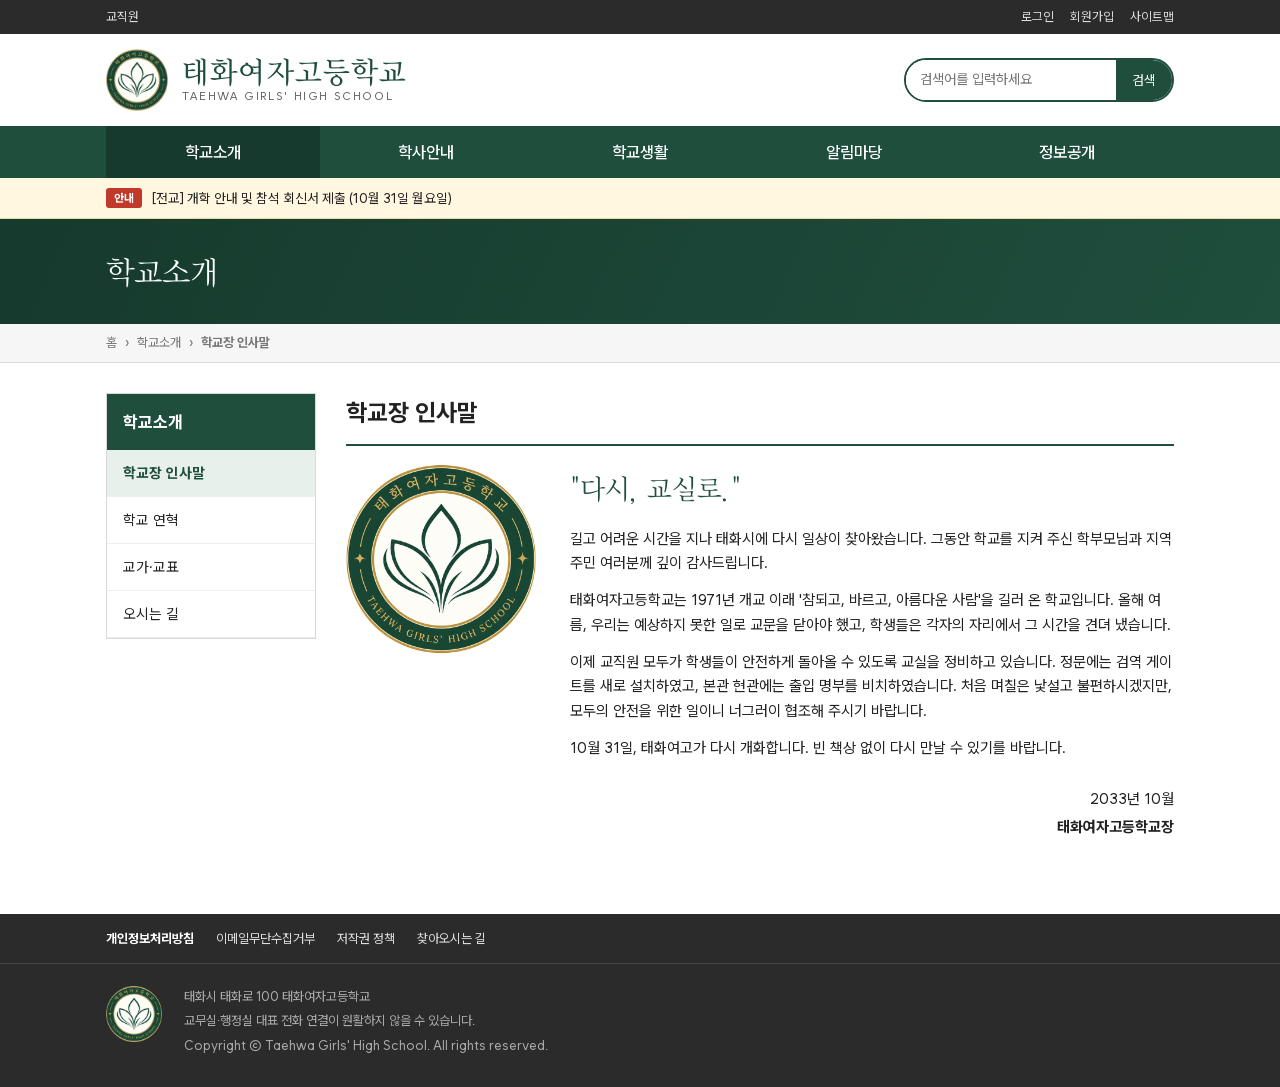
<file: page.html>
<!doctype html><html lang="ko"><head><meta charset="utf-8"><meta name="viewport" content="width=device-width,initial-scale=1"><link rel="preload" href="fonts/WantedSansVariable.woff2" as="font" type="font/woff2" crossorigin><link rel="stylesheet" href="style.css?v=20261026f"><title>태화여자고등학교</title></head><body>
<div id="hd"></div>
<section class="sv-top"><div class="wrap"><h1 id="st"></h1></div></section>
<div class="crumb"><div class="wrap" id="bc"></div></div>
<div class="wrap sv" id="svw"><aside class="lnb" id="lnb"></aside><section class="pg"><h2 class="ttl" id="pt"></h2><div id="pb"></div></section></div>
<div id="ft"></div>
<script src="config.js?v=20261026f"></script><script src="app.js?v=20261105"></script><script src="notices.js?v=20261106a"></script><script src="pages.js?v=20261026f"></script><script src="layout.js?v=20261030a"></script>
<script>
const id=(location.hash||'#greet').slice(1); const {p,html}=renderPage(id);
mount({sec:p.sec, active:p.t});
document.title=p.t+' · 태화여자고등학교';
document.getElementById('st').textContent=p.sec||p.t;
document.getElementById('pt').textContent=p.t;
document.getElementById('bc').innerHTML='<span>홈</span>'+(p.sec?'<span>›</span><span>'+p.sec+'</span>':'')+'<span>›</span><b>'+p.t+'</b>';
if(!p.sec){ document.getElementById('lnb').remove(); document.getElementById('svw').classList.add('one'); }
const pb=document.getElementById('pb'); pb.innerHTML=html;
pb.querySelectorAll('[data-emblem]').forEach(e=>e.innerHTML=EMBLEM_L);
if(id==='news' && document.getElementById('ncards')){
  const box=document.getElementById('ncards'), v=document.getElementById('nview');
  box.innerHTML=NEWS.map((n,i)=>'<a class="nc" href="#" data-i="'+i+'"><div class="ph"></div><div class="t">'+n.t+'<small>'+n.d+'</small></div></a>').join('');
  box.addEventListener('click',e=>{const a=e.target.closest('[data-i]'); if(!a) return; e.preventDefault(); e.stopPropagation(); const n=NEWS[+a.dataset.i];
    v.innerHTML='<div class="bv-head"><h3>'+n.t+'</h3><div class="bv-meta"><span><b>작성자</b>행정실</span><span><b>작성일</b>'+n.d+'</span></div></div><div class="bv-body">'+n.body.map(x=>'<p>'+x+'</p>').join('')+'</div><div class="btns"><button class="btn ghost" id="nb">목록</button></div>';
    box.hidden=true; document.getElementById('nb').onclick=()=>{v.innerHTML='';box.hidden=false;}; window.scrollTo(0,0);},true);
}
if(id==='sitemap') document.getElementById('smap').innerHTML=MENUS.map(m=>'<div><h4>'+m.t+'</h4>'+m.items.map(i=>'<a href="'+i[1]+'">'+i[0]+'</a>').join('')+'</div>').join('');
if(id==='search'){
  let q=''; try{q=sessionStorage.getItem('thq')||'';}catch(e){}
  const pool=NOTICES.map(n=>[n.t,n.link||('view.html#'+n.id),'공지사항',n.d]).concat(LETTERS.map(n=>[n.t,n.link||('view.html#'+n.id),'가정통신문',n.d]),
    Object.entries(PAGES).filter(([k,x])=>x.sec).map(([k,x])=>[x.t,'page.html#'+k,x.sec,'']), NEWS.map(n=>[n.t,'page.html#news','학교 소식',n.d]));
  const words=q.trim().split(/\s+/).filter(Boolean);
  const hits=words.length?pool.filter(r=>words.some(w=>r[0].includes(w))):[];
  document.getElementById('sres').innerHTML='<p class="desc">"<b>'+q.replace(/[<>&]/g,'')+'</b>" 검색 결과 <b>'+hits.length+'</b>건</p>'+
    (hits.length?'<table class="list"><tbody>'+hits.map(r=>'<tr><td class="who">'+r[2]+'</td><td class="tl"><a href="'+r[1]+'">'+r[0]+'</a></td><td class="dt">'+r[3]+'</td></tr>').join('')+'</tbody></table>':'<div class="note">검색 결과가 없습니다. 다른 검색어로 다시 찾아보세요.</div>');
}
window.addEventListener('hashchange',()=>location.reload());
</script>
</body></html>
</file>
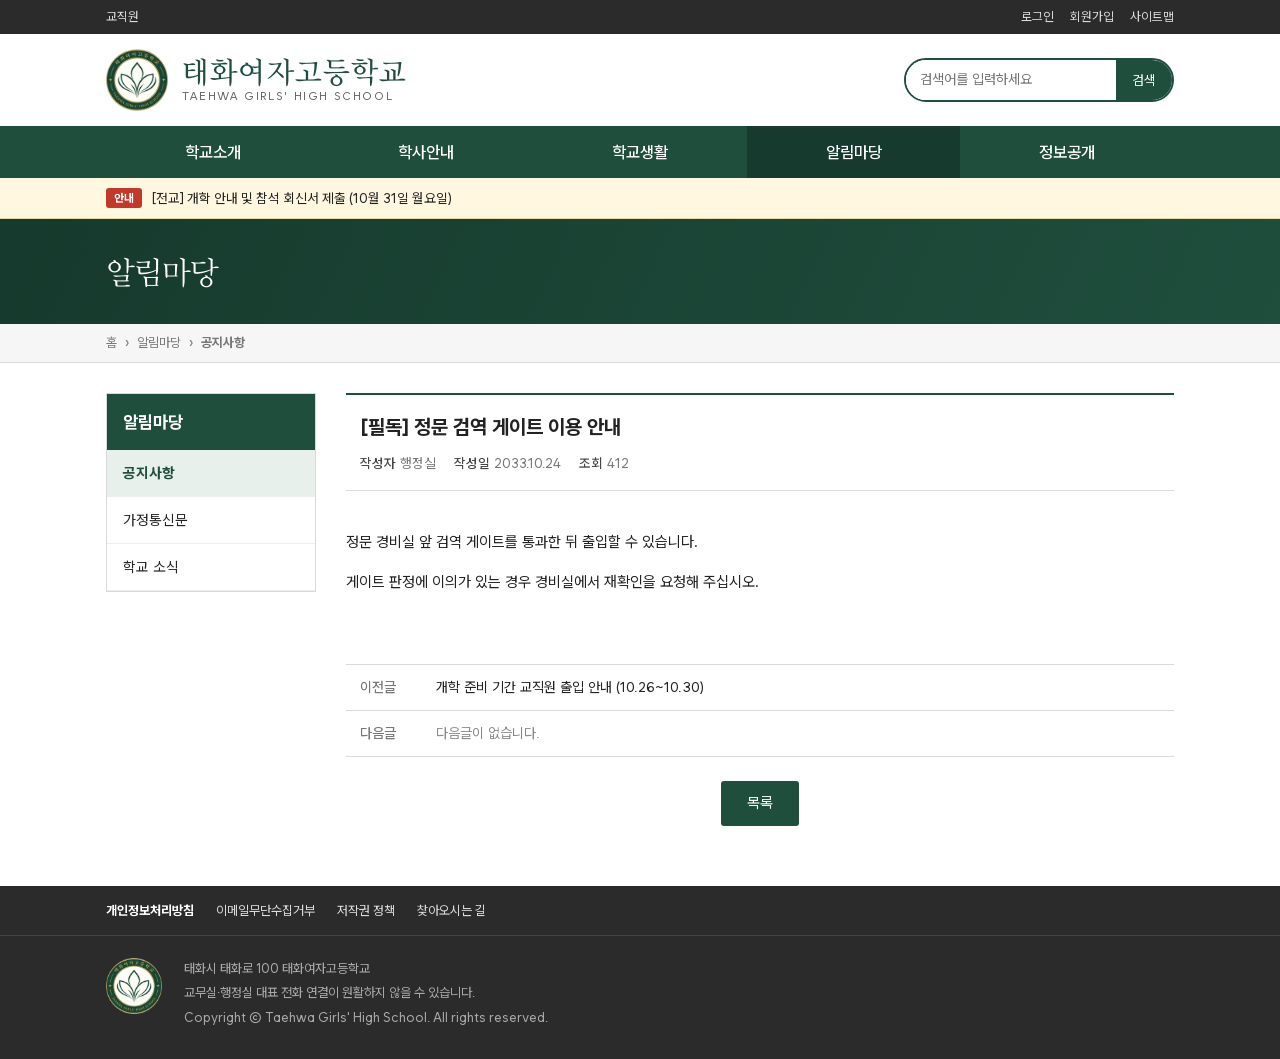
<file: view.html>
<!doctype html><html lang="ko"><head><meta charset="utf-8"><meta name="viewport" content="width=device-width,initial-scale=1"><link rel="preload" href="fonts/WantedSansVariable.woff2" as="font" type="font/woff2" crossorigin><link rel="stylesheet" href="style.css?v=20261026f"><title>게시글 · 태화여자고등학교</title></head><body>
<div id="hd"></div>
<section class="sv-top"><div class="wrap"><h1>알림마당</h1></div></section>
<div class="crumb"><div class="wrap"><span>홈</span><span>›</span><span>알림마당</span><span>›</span><b id="bc">공지사항</b></div></div>
<div class="wrap sv"><aside class="lnb" id="lnb"></aside><section><div class="bv-head"><h3 id="vt"></h3><div class="bv-meta" id="vm"></div></div><div class="bv-body" id="vb"></div><div class="bv-nav" id="vn"></div><div class="btns"><a class="btn" id="vl" href="notice.html">목록</a></div></section></div>
<div id="ft"></div>
<script src="config.js?v=20261026f"></script><script src="app.js?v=20261105"></script><script src="notices.js?v=20261106a"></script><script src="layout.js?v=20261030a"></script>
<script>function render(){
  const id=(location.hash||'#n1').slice(1); const all=NOTICES.concat(LETTERS); const n=all.find(x=>x.id===id)||NOTICES[0];
  const isL=n.id[0]==='l'; const arr=isL?LETTERS:NOTICES; const i=arr.indexOf(n);
  mount({sec:"알림마당",active:isL?"가정통신문":"공지사항"});
  document.getElementById('bc').textContent=isL?'가정통신문':'공지사항';
  document.getElementById('vt').textContent=n.t;
  document.getElementById('vm').innerHTML='<span><b>작성자</b>'+n.w+'</span><span><b>작성일</b>'+n.d+'</span><span><b>조회</b>'+n.h+'</span>';
  document.getElementById('vb').innerHTML=(n.body||[]).map(p=>'<p>'+p+'</p>').join('');
  const pv=arr[i-1], nx=arr[i+1];
  const lk=x=>x.link||('view.html#'+x.id);
  document.getElementById('vn').innerHTML='<div><b>이전글</b>'+(pv?'<a href="'+lk(pv)+'">'+pv.t+'</a>':'<span class="muted">이전글이 없습니다.</span>')+'</div><div><b>다음글</b>'+(nx?'<a href="'+lk(nx)+'">'+nx.t+'</a>':'<span class="muted">다음글이 없습니다.</span>')+'</div>';
  document.getElementById('vl').href=isL?'letters.html':'notice.html';
}
render(); window.addEventListener('hashchange',()=>location.reload());</script>
</body></html>
</file>
<file: style.css>
/* ── 글꼴 ── */
@font-face{font-family:"Wanted Sans Variable";font-style:normal;font-display:swap;font-weight:400 1000;src:url("fonts/WantedSansVariable.woff2") format("woff2-variations"),url("fonts/WantedSansVariable.woff2") format("woff2")}
@font-face{font-family:"KBIZ Hanmaum Myungjo";font-style:normal;font-display:swap;font-weight:300;src:url("fonts/KBIZHanmaumMyungjo-L.woff2") format("woff2")}
@font-face{font-family:"KBIZ Hanmaum Myungjo";font-style:normal;font-display:swap;font-weight:400;src:url("fonts/KBIZHanmaumMyungjo-R.woff2") format("woff2")}
@font-face{font-family:"KBIZ Hanmaum Myungjo";font-style:normal;font-display:swap;font-weight:500;src:url("fonts/KBIZHanmaumMyungjo-M.woff2") format("woff2")}
@font-face{font-family:"KBIZ Hanmaum Myungjo";font-style:normal;font-display:swap;font-weight:700;src:url("fonts/KBIZHanmaumMyungjo-B.woff2") format("woff2")}
:root{
  --sans:"Wanted Sans Variable", "Wanted Sans", -apple-system, BlinkMacSystemFont, system-ui, "Segoe UI", "Apple SD Gothic Neo", "Noto Sans KR", "Malgun Gothic", "Apple Color Emoji", "Segoe UI Emoji", "Segoe UI Symbol", sans-serif;
  --serif:"KBIZ Hanmaum Myungjo","KBIZ한마음명조 R","Nanum Myeongjo","Noto Serif KR","AppleMyungjo","Batang",serif;
  --pri:#1f4e3d; --pri-d:#163a2d; --pri-l:#e8f0ec; --acc:#c9a24b;
  --ink:#222; --sub:#666; --line:#d9d9d9; --bg:#f5f6f5; --white:#fff; --red:#c0392b;
  /* 증거·회신서 쪽에서 쓰는 이전 변수 */
  --board:#1f4e3d; --paper:#f5f6f5; --muted:#666; --stamp:#a8322d;
}
*{box-sizing:border-box}
html{-webkit-text-size-adjust:100%}
body{margin:0;background:var(--white);color:var(--ink);font-family:var(--sans);font-size:15px;line-height:1.65}
a{color:inherit;text-decoration:none}
ul{list-style:none;margin:0;padding:0}
button{font-family:inherit}
.wrap{max-width:1100px;margin:0 auto;padding:0 16px}

/* ── 상단 유틸 바 ── */
.util{background:#2b2b2b;color:#ccc;font-size:12.5px}
.util .wrap{display:flex;justify-content:space-between;align-items:center;height:34px}
.util a{margin-left:16px;color:#ddd}
.util a:hover{color:#fff}
.util .l a{margin:0 16px 0 0}

/* ── 헤더/로고 ── */
.hd-main .wrap{display:flex;align-items:center;justify-content:space-between;height:92px;gap:16px}
.logo{display:flex;align-items:center;gap:14px}
.logo img{width:62px;height:62px;flex:none}
.logo b{display:block;font-family:var(--serif);font-weight:500;font-size:30px;letter-spacing:.04em;color:var(--pri);line-height:1.1}
.logo small{display:block;font-size:11.5px;letter-spacing:.14em;color:var(--sub)}
.search{display:flex;border:2px solid var(--pri);border-radius:22px;overflow:hidden;background:#fff}
.search input{border:0;outline:0;padding:8px 14px;width:210px;font:inherit;font-size:14px}
.search button{border:0;background:var(--pri);color:#fff;padding:0 16px;cursor:pointer;flex:none;white-space:nowrap}

/* ── GNB ── */
.gnb{background:var(--pri);position:relative;z-index:20}
.gnb .wrap{display:flex}
.gnb .m{position:relative;flex:1;text-align:center}
.gnb .m>a{display:block;color:#fff;font-weight:500;font-size:16.5px;line-height:52px}
.gnb .m:hover>a,.gnb .m.on>a{background:var(--pri-d)}
.gnb .sub{display:none;position:absolute;left:0;right:0;top:52px;background:#fff;border:1px solid var(--line);border-top:3px solid var(--acc);box-shadow:0 8px 18px #0002;text-align:left}
.gnb .m:hover .sub{display:block}
.gnb .sub a{display:block;padding:10px 16px;font-size:14px;color:#333;border-bottom:1px solid #eee}
.gnb .sub a:hover{background:var(--pri-l);color:var(--pri);font-weight:500}
.alert-bar{background:#fff7e0;border-bottom:1px solid #ecd9a0;font-size:13.5px}
.alert-bar .wrap{display:flex;align-items:center;gap:10px;height:40px;overflow:hidden;white-space:nowrap}
.alert-bar b{background:var(--red);color:#fff;font-size:11.5px;padding:1px 8px;border-radius:3px;flex:none}
.alert-bar a{text-overflow:ellipsis;overflow:hidden}
.alert-bar a:hover{text-decoration:underline}

/* ── 메인 비주얼 ── */
.visual{position:relative;height:320px;overflow:hidden;background:var(--pri-d);color:#fff}
.slide{position:absolute;inset:0;display:flex;align-items:center;opacity:0;transition:opacity .7s;pointer-events:none}
.slide.on{opacity:1;pointer-events:auto}
.slide .wrap{width:100%}
.slide:nth-child(1){background:linear-gradient(115deg,#163a2d 0%,#1f4e3d 55%,#2f6a54 100%)}
.slide:nth-child(2){background:linear-gradient(115deg,#26333a 0%,#2f4a55 60%,#3d6070 100%)}
.slide:nth-child(3){background:linear-gradient(115deg,#3a3320 0%,#5a4d28 60%,#7a6a3a 100%)}
.slide small{display:inline-block;border:1px solid #ffffff88;padding:2px 12px;border-radius:14px;font-size:13px;margin-bottom:14px}
.slide h2{font-family:var(--serif);font-weight:400;font-size:44px;line-height:1.25;margin:0 0 12px;border:0;padding:0}
.slide p{margin:0 0 22px;opacity:.9;font-size:17px}
.slide .go{display:inline-block;background:#fff;color:var(--pri);padding:10px 24px;font-weight:500;border-radius:3px}
.dots{position:absolute;bottom:14px;left:0;right:0;text-align:center}
.dots i{display:inline-block;width:9px;height:9px;border-radius:50%;background:#ffffff66;margin:0 4px;cursor:pointer}
.dots i.on{background:#fff}

/* ── 퀵메뉴 ── */
.quick{background:var(--bg);border-bottom:1px solid var(--line)}
.quick .wrap{display:grid;grid-template-columns:repeat(6,1fr);gap:0}
.quick a{display:flex;flex-direction:column;align-items:center;gap:6px;padding:18px 4px;font-size:14px;border-right:1px solid var(--line)}
.quick a:last-child{border-right:0}
.quick a:hover{background:#fff;color:var(--pri)}
.quick .ic{width:46px;height:46px;border-radius:50%;background:#fff;border:2px solid var(--pri);color:var(--pri);display:grid;place-items:center;font-size:21px}

/* ── 메인 패널 ── */
.panels{display:grid;grid-template-columns:1.35fr 1fr;gap:28px;padding:34px 0 10px}
.panel h3{font-size:19px;margin:0 0 12px;display:flex;justify-content:space-between;align-items:center;font-weight:700;border:0;padding:0}
.panel h3 a{font-size:13px;font-weight:400;color:var(--sub);border:1px solid var(--line);padding:1px 10px;border-radius:12px}
.tabs{display:flex;border-bottom:2px solid var(--pri);margin-bottom:4px}
.tabs button{border:0;background:#eee;padding:9px 22px;cursor:pointer;font-size:15px;font-weight:500;color:#555}
.tabs button.on{background:var(--pri);color:#fff}
.nlist li{display:flex;justify-content:space-between;gap:14px;padding:11px 4px;border-bottom:1px dashed var(--line)}
.nlist a{flex:1;min-width:0;overflow:hidden;text-overflow:ellipsis;white-space:nowrap}
.nlist a:hover{text-decoration:underline;color:var(--pri)}
.nlist .d{color:#888;font-size:13.5px;flex:none}
.new{display:inline-block;background:var(--red);color:#fff;font-size:10.5px;padding:0 5px;border-radius:2px;margin-left:6px;vertical-align:1px;font-weight:700}
.cal{border:1px solid var(--line);padding:14px 16px}
.cal .hd{display:flex;justify-content:space-between;align-items:center;margin-bottom:8px;font-weight:700}
.cal table{width:100%;border-collapse:collapse;text-align:center;font-size:13.5px}
.cal th{color:#777;font-weight:500;padding:4px 0}
.cal td{padding:6px 0;position:relative}
.cal td.sun{color:#d33}.cal td.sat{color:#36c}
.cal td.ev{background:var(--pri-l);font-weight:700;color:var(--pri)}
.cal td.today{background:var(--pri);color:#fff;border-radius:50%}
.cal .legend{margin-top:10px;font-size:13px;color:#555;border-top:1px solid #eee;padding-top:8px}
.cal .legend span{display:block}
.meal{margin-top:16px;border:1px solid var(--line);padding:14px 16px}
.meal h4{margin:0 0 6px;font-size:15px}
.meal p{margin:0;color:#555;font-size:14px}

.news{padding:22px 0 40px}
.news .cards{display:grid;grid-template-columns:repeat(3,1fr);gap:18px}
.nc{display:block;border:1px solid var(--line);background:#fff}
.nc:hover .t{color:var(--pri)}
.nc .ph{height:130px;display:grid;place-items:center;color:#fff;font-size:34px}
.nc:nth-child(3n+1) .ph{background:linear-gradient(135deg,#4a6b5c,#2f4a3f)}
.nc:nth-child(3n+2) .ph{background:linear-gradient(135deg,#6b6a63,#3f3f3a)}
.nc:nth-child(3n) .ph{background:linear-gradient(135deg,#8a7a4a,#5a4d28)}
.nc div.t{padding:12px 14px;font-size:14.5px}
.nc small{display:block;color:#888;margin-top:2px}
.greet{background:var(--bg);border-top:1px solid var(--line);border-bottom:1px solid var(--line);padding:34px 0}
.greet .wrap{display:grid;grid-template-columns:200px 1fr;gap:28px;align-items:center}
.greet .em img{width:160px;height:160px}
.greet h3{font-family:var(--serif);font-weight:400;font-size:26px;margin:0 0 8px;border:0;padding:0;color:var(--pri)}
.greet p{margin:0 0 8px;color:#444}

/* ── 서브 페이지 ── */
.sv-top{background:linear-gradient(115deg,#163a2d,#1f4e3d);color:#fff;padding:26px 0}
.sv-top h1{font-family:var(--serif);font-weight:400;font-size:32px;margin:0}
.crumb{background:var(--bg);border-bottom:1px solid var(--line);font-size:13px;color:#777}
.crumb .wrap{height:38px;display:flex;align-items:center;gap:8px}
.sv{display:grid;grid-template-columns:210px 1fr;gap:30px;padding-top:30px;padding-bottom:60px}
.lnb{align-self:start;border:1px solid var(--line)}
.lnb h4{margin:0;background:var(--pri);color:#fff;padding:14px 16px;font-size:17px}
.lnb a{display:block;padding:11px 16px;border-bottom:1px solid #eee;font-size:14.5px}
.lnb a:hover{background:var(--pri-l)}
.lnb a.on{background:var(--pri-l);color:var(--pri);font-weight:700}
.sv h2.ttl{font-size:24px;margin:0 0 18px;padding-bottom:12px;border-bottom:2px solid var(--pri);font-weight:700}
.bsearch{display:flex;gap:6px;justify-content:flex-end;margin-bottom:10px;min-width:0}
.bsearch select,.bsearch input{border:1px solid var(--line);padding:6px 10px;font:inherit;font-size:14px}
.bsearch button{border:0;background:var(--pri);color:#fff;padding:0 16px;cursor:pointer;flex:none;white-space:nowrap}
.bsearch input{min-width:0}
.bsearch select{flex:none}
table.list{width:100%;border-collapse:collapse;border-top:2px solid var(--pri)}
table.list th,table.list td{padding:12px 8px;border-bottom:1px solid var(--line);text-align:center;font-size:14.5px}
table.list th{background:#f3f5f4;font-weight:500;white-space:nowrap}
table.list td.tl{text-align:left}
table.list td.tl a:hover{text-decoration:underline;color:var(--pri)}
table.list .num{width:60px;color:#777}
table.list .who{width:120px}
table.list .dt{width:100px;color:#777}
table.list .hit{width:70px;color:#777}
tr.pin td{background:#f8faf9}
.badge{display:inline-block;background:var(--pri);color:#fff;font-size:11.5px;padding:0 7px;border-radius:2px;margin-right:6px}
.pager{display:flex;justify-content:center;gap:4px;margin:22px 0 0}
.pager span{min-width:32px;height:32px;display:grid;place-items:center;border:1px solid var(--line);font-size:14px;color:#555;cursor:pointer}
.pager span.on{background:var(--pri);border-color:var(--pri);color:#fff}
.bv-head{border-top:2px solid var(--pri);border-bottom:1px solid var(--line);padding:16px 14px}
.bv-head h3{margin:0 0 8px;font-size:20px;font-weight:700;border:0;padding:0}
.bv-meta{display:flex;flex-wrap:wrap;gap:18px;font-size:13.5px;color:#777}
.bv-meta b{color:#444;font-weight:500;margin-right:4px}
.bv-body{padding:24px 0}
.bv-nav{border-top:1px solid var(--line);margin-top:30px}
.bv-nav div{display:flex;gap:20px;padding:11px 14px;border-bottom:1px solid var(--line);font-size:14px}
.bv-nav b{width:56px;color:#777;font-weight:500}
.bv-nav a:hover{text-decoration:underline}
.btns{text-align:center;margin-top:24px}
.btn{display:inline-block;background:var(--pri);color:#fff;padding:10px 26px;border:0;font:inherit;font-size:15px;cursor:pointer;border-radius:3px}
.btn.dark{background:var(--pri)}
.btn.ghost{background:#fff;color:#333;border:1px solid var(--line)}
.btn:disabled{opacity:.45;cursor:not-allowed}

/* ── 푸터 ── */
footer.ft{background:#2b2b2b;color:#aaa;font-size:13px}
footer.ft .links{border-bottom:1px solid #444}
footer.ft .links .wrap{display:flex;gap:22px;padding-top:14px;padding-bottom:14px;color:#ddd}
footer.ft .links b{color:#fff}
footer.ft .in{padding:22px 16px 28px;display:flex;gap:22px;align-items:flex-start}
footer.ft svg{width:44px;height:44px;opacity:.7;flex:none}
footer.ft p{margin:0 0 3px}
.toast{position:fixed;left:50%;bottom:30px;transform:translateX(-50%);background:#222;color:#fff;padding:12px 22px;border-radius:6px;font-size:14px;z-index:99;opacity:0;pointer-events:none;transition:opacity .25s}
.toast.on{opacity:.95}

/* ── 가정통신문 (공문 양식) ── */
.paperbg{background:#e9e8e4;padding:26px 14px}
.paper{max-width:760px;margin:0 auto;background:#fff;border:1px solid #cfccc4;box-shadow:0 2px 10px rgba(0,0,0,.12);padding:40px 44px 36px;position:relative;font-size:15.5px;line-height:1.85}
.lt-head{display:grid;grid-template-columns:64px 1fr 64px;align-items:center;border-bottom:3px double #222;padding-bottom:14px}
.lt-em img{width:66px;height:66px;display:block}
.lt-title{text-align:center}
.lt-title .kind{display:block;font-size:13px;letter-spacing:.5em;color:#555}
.lt-title b{display:block;font-family:var(--serif);font-weight:500;font-size:32px;letter-spacing:.06em;color:var(--pri);line-height:1.25}
.lt-title small{display:block;font-size:10.5px;letter-spacing:.18em;color:#888}
.lt-no{grid-column:1/-1;display:flex;justify-content:space-between;font-size:13px;color:#555;margin-top:12px;flex-wrap:wrap;gap:4px}
.lt-meta{width:100%;border-collapse:collapse;margin:16px 0 20px;font-size:14.5px}
.lt-meta th,.lt-meta td{border:1px solid #bdbab0;padding:7px 12px;text-align:left}
.lt-meta th{width:84px;background:#f3f2ee;font-weight:500;text-align:center;letter-spacing:.3em;white-space:nowrap}
.lt-body p{margin:0 0 10px}
.lt-body .mid{text-align:center;margin:18px 0 12px;letter-spacing:.2em}
.lt-info{border-collapse:collapse;margin:0 0 16px 18px;font-size:15px}
.lt-info th{text-align:left;font-weight:500;padding:2px 18px 2px 0;white-space:nowrap}
.lt-info td{padding:2px 0}
.lt-ol{margin:0 0 12px;padding-left:44px}
.lt-ol li{padding-left:4px}
.lt-body .att{margin-top:14px;color:#444}
.lt-sign{display:flex;justify-content:center;align-items:center;gap:14px;margin:34px 0 8px;font-family:var(--serif);font-size:26px;letter-spacing:.35em}
.lt-sign .seal{width:56px;height:56px;border:2px solid var(--stamp);color:var(--stamp);display:grid;place-items:center;text-align:center;font-family:var(--sans);font-size:11px;letter-spacing:0;line-height:1.3;transform:rotate(-8deg);opacity:.8}
.lt-foot{display:flex;justify-content:space-between;font-size:13px;color:#555;border-top:1px solid #bdbab0;border-bottom:2px solid #222;padding:6px 4px;margin-top:10px;flex-wrap:wrap;gap:4px}
.cut{display:flex;align-items:center;gap:10px;margin:34px -10px 22px;color:#666;font-size:13px;letter-spacing:.3em}
.cut::before,.cut::after{content:"";flex:1;border-top:2px dashed #777}
.reply h2{margin:0 0 6px;border:0;text-align:center;font-family:var(--serif);font-weight:400;font-size:26px;letter-spacing:.2em;padding:0}
.rp-top{display:flex;justify-content:space-between;align-items:center;gap:8px;font-size:13px;color:#555;margin-bottom:10px;flex-wrap:wrap}
.rp-top .status{margin:0}
.rp-form{width:100%;border-collapse:collapse;font-size:14.5px;line-height:1.6}
.rp-form th,.rp-form td{border:1px solid #888;padding:8px 12px;vertical-align:middle;text-align:left}
.rp-form th{width:96px;background:#f3f2ee;font-weight:500;text-align:center;white-space:nowrap}
.rp-form input[type=text]{width:100%;padding:8px 10px;border:1px solid #bdbab0;background:#fff;font:inherit}
.rp-form .checks label{border:0;margin:0;padding:2px 0;background:none}
.rp-say{text-align:center;margin:20px 0 4px}
.rp-date{text-align:center;margin:0 0 4px;letter-spacing:.1em}
.rp-to{text-align:right;margin:10px 0 0;font-family:var(--serif);font-size:19px}
.rp-btn{text-align:center;margin-top:18px}
.field{margin:0 0 18px}
.field label.t{display:block;font-size:14px;color:#666;margin-bottom:6px}
.field input[type=text],.field input[type=password]{width:100%;padding:10px 12px;border:1px solid var(--line);background:#fff;font:inherit}
.checks label{display:flex;gap:10px;align-items:flex-start;padding:9px 12px;border:1px solid var(--line);margin-bottom:6px;background:#fff;cursor:pointer}
.checks input{margin-top:6px}
.status{display:inline-block;border:2px solid var(--stamp);color:var(--stamp);padding:2px 10px;font-weight:700;transform:rotate(-3deg);font-size:14px;margin-bottom:14px}
.msg{padding:14px 16px;margin-top:16px;border:1px solid var(--line);background:var(--bg)}
.msg.err{border-color:var(--stamp);color:var(--stamp)}
.done{text-align:center;padding:26px 10px}
.done .stamp{display:inline-block;width:120px;height:120px;border:3px solid var(--stamp);border-radius:50%;color:var(--stamp);font-weight:700;line-height:1.3;padding-top:34px;transform:rotate(12deg);opacity:.85;margin-bottom:16px}
.muted{color:#777}
.lead{color:#777;margin:0 0 24px}
.card{background:#fbfbfa;border:1px solid var(--line);padding:20px 22px}
.tally{display:flex;flex-wrap:wrap;gap:8px;margin:8px 0 0}
.tally span{border:1px solid var(--line);background:#fff;padding:6px 12px;font-size:14px}
.tally b{color:var(--pri)}
/* 교무실 */
header.site{background:var(--pri);color:#fff}
header.site .wrap{padding-top:16px;padding-bottom:16px}
header.site .brand{font-family:var(--serif);font-size:24px;color:#fff}
header.site .brand small{display:block;font-family:var(--sans);font-size:11px;letter-spacing:.2em;opacity:.7}
main{padding:30px 0 60px}
main h1{font-family:var(--serif);font-weight:400;font-size:28px;margin:0 0 6px}
main h2{font-size:20px;margin:28px 0 10px;padding-bottom:6px;border-bottom:1px solid var(--line)}

@media(max-width:820px){
  .util .pc{display:none}
  .hd-main .wrap{height:auto;padding-top:14px;padding-bottom:14px;flex-wrap:wrap}
  .search{width:100%}.search input{flex:1;width:auto;min-width:0}
  .bsearch input{flex:1}
  .lp-body h4,.lp-body p.s{white-space:normal;word-break:keep-all}
  /* 상단 메뉴: 3칸씩 두 줄로 펼치고, 누르면 그 아래로 서브 메뉴가 열린다 */
  .gnb .wrap{display:grid;grid-template-columns:repeat(3,1fr);position:relative;padding:0}
  .gnb .m{position:static}
  .gnb .m>a{padding:0 6px;font-size:15px;line-height:46px;white-space:nowrap}
  .gnb .m.open>a{background:var(--pri-d)}
  .gnb .m:not(.on):not(.open):hover>a{background:none}   /* 터치 뒤 남는 호버 표시 없애기 */
  .gnb .m:not(.open) .sub{display:none!important}
  .gnb .m.open .sub{display:grid;grid-template-columns:1fr 1fr;top:100%}
  .gnb .sub a{padding:12px 16px}
  .visual{height:300px}.slide h2{font-size:30px}.slide p{font-size:15px}
  .quick .wrap{grid-template-columns:repeat(3,1fr)}
  .quick a{border-bottom:1px solid var(--line)}
  .panels{grid-template-columns:1fr}
  .news .cards{grid-template-columns:1fr}
  .greet .wrap{grid-template-columns:1fr}.greet .em{display:none}
  .sv{grid-template-columns:1fr}.lnb{display:none}
  table.list .who,table.list .hit{display:none}
  .paper{padding:24px 16px 22px}.paperbg{padding:14px 6px}.lt-head{grid-template-columns:48px 1fr 0}.lt-em img{width:46px;height:46px}.lt-title b{font-size:24px}.lt-sign{font-size:20px}.lt-ol{padding-left:30px}.rp-form th{width:70px;padding:8px 6px}
  footer.ft .in{flex-direction:column}
  footer.ft .links .wrap{flex-wrap:wrap;gap:10px 18px}
}

/* ── 하위 페이지 공통 ── */
.sv.one{grid-template-columns:1fr}
.sv>*,.panels>*{min-width:0}   /* 글자가 커져도 칸이 화면 밖으로 밀려나지 않게 */
.pg{min-width:0}
.pg .desc{margin:0 0 18px;color:#444}
.pg p{margin:0 0 12px}
.pg h3.sub{font-size:17px;margin:30px 0 12px;padding-left:12px;border-left:4px solid var(--pri);line-height:1.3}
.pg h3.sub:first-child{margin-top:0}
.muted{color:#888}.small{font-size:13px}
.sx{overflow-x:auto}
table.tbl{width:100%;border-collapse:collapse;border-top:2px solid var(--pri);margin:0 0 14px;font-size:14.5px}
table.tbl th,table.tbl td{border-bottom:1px solid var(--line);padding:11px 14px;text-align:left;vertical-align:top}
table.tbl tbody th{width:130px;background:#f3f5f4;font-weight:500;color:#333}
table.tbl thead th{background:#f3f5f4;font-weight:500;text-align:center}
table.tbl.c td{text-align:center;vertical-align:middle}
table.tbl.c td.l{text-align:left}
table.tbl td[rowspan]{background:#fafbfa;font-weight:500}
.note{background:var(--pri-l);border-left:4px solid var(--pri);padding:12px 16px;margin:16px 0;font-size:14.5px;color:#2d3d35}
.greet-pg{display:grid;grid-template-columns:190px 1fr;gap:34px;align-items:start}
.gp-em,.sym-em{width:100%;max-width:190px}
.greet-pg .lead{font-family:var(--serif);font-size:28px;color:var(--pri);margin:0 0 16px}
.greet-pg .sign{text-align:right;margin-top:24px;line-height:1.9}
.hist{list-style:none;margin:0;padding:0 0 0 18px;border-left:2px solid var(--pri-l)}
.hist li{position:relative;display:grid;grid-template-columns:130px 1fr;gap:14px;padding:10px 0;border-bottom:1px dashed #e3e3e3}
.hist li::before{content:"";position:absolute;left:-25px;top:17px;width:10px;height:10px;border-radius:50%;background:#fff;border:2px solid var(--pri)}
.hist li:first-child::before{background:var(--acc);border-color:var(--acc)}
.hist b{color:var(--pri)}
.hist em{font-style:normal;font-size:12px;background:var(--acc);color:#fff;padding:0 6px;border-radius:2px;margin-left:6px}
.sym{display:grid;grid-template-columns:150px 1fr;gap:26px;align-items:center;margin-bottom:18px}
.sw{display:inline-block;width:14px;height:14px;vertical-align:-2px;margin-right:4px;border:1px solid #ccc}
.song{border:1px solid var(--line);padding:22px 26px;background:#fbfbfa;text-align:center}
.song .cr{color:#888;font-size:13px}
.song .vs{margin-top:16px}.song .vs b{display:block;color:var(--pri);font-size:13px;margin-bottom:4px}
.song .vs p{font-family:var(--serif);font-size:17px;line-height:2}
.mapbox{border:1px solid var(--line);margin-bottom:16px}.mapbox svg{display:block;width:100%;height:auto}
.cal2{display:grid;grid-template-columns:1fr 1fr;gap:24px;margin-bottom:20px}
table.mcal{width:100%;border-collapse:collapse;table-layout:fixed;font-size:13px}
table.mcal th{padding:6px 0;background:#f3f5f4;font-weight:500;border:1px solid var(--line)}
table.mcal td{height:58px;vertical-align:top;border:1px solid var(--line);padding:4px 5px}
table.mcal td b{font-weight:500}
table.mcal td span{display:block;white-space:nowrap;overflow:hidden;text-overflow:ellipsis;font-size:11.5px;color:var(--pri);line-height:1.3;margin-top:2px}
table.mcal .sun{color:#d33}.mcal .sat{color:#36c}
table.mcal td.ev{background:var(--pri-l)}
table.mcal td.big{background:var(--pri);color:#fff}table.mcal td.big span{color:#fff;font-weight:700}
.tt tr.hl td{background:#fff8e6;color:#7a5b12}
.meal-t td{vertical-align:top!important;line-height:1.9;font-size:14px}
.meal-t small{font-size:10.5px;color:#999;margin-left:2px}
.meal-t td.off{vertical-align:middle!important;color:#999;background:#fafafa}
.st{display:inline-block;font-size:12px;padding:1px 8px;border-radius:2px}
.st.w{background:#fff3d6;color:#8a6410}.st.x{background:#eee;color:#888}
.steps{list-style:none;padding:0;margin:0;counter-reset:s}
.steps li{counter-increment:s;position:relative;padding:12px 0 12px 46px;border-bottom:1px solid #eee}
.steps li::before{content:counter(s);position:absolute;left:0;top:12px;width:30px;height:30px;border-radius:50%;background:var(--pri);color:#fff;display:grid;place-items:center;font-size:14px}
.steps b{display:block;margin-bottom:2px}
.ncards{display:grid;grid-template-columns:repeat(3,1fr);gap:18px}
.cta{display:grid;grid-template-columns:repeat(3,1fr);gap:12px;margin-bottom:10px}
.cta div{border:1px solid var(--line);padding:18px;text-align:center}
.cta b{display:block;font-size:24px;color:var(--pri)}.cta span{font-size:13.5px;color:#666}
.bul{padding-left:20px;margin:0}.bul li{list-style:disc;padding:3px 0}
.flow{list-style:none;padding:0;margin:0;display:flex;flex-wrap:wrap;gap:8px}
.flow li{flex:1 1 140px;background:#f3f5f4;padding:12px;text-align:center;font-size:14px;position:relative;word-break:keep-all;display:flex;align-items:center;justify-content:center}
.flow li.fork{background:none;padding:0;flex-direction:column;align-items:stretch;gap:6px}
.flow li.fork span{flex:1;display:flex;align-items:center;justify-content:center;background:#f3f5f4;padding:10px 12px}
.num-l{margin:0;padding-left:18px}
.smap{display:grid;grid-template-columns:repeat(5,1fr);gap:16px}
.smap h4{margin:0 0 6px;background:var(--pri);color:#fff;padding:10px 12px;font-size:15px}
.smap a{display:block;padding:7px 12px;border-bottom:1px solid #eee;font-size:14px}.smap a:hover{color:var(--pri)}
@media (max-width:760px){
  .greet-pg,.sym{grid-template-columns:1fr}.gp-em,.sym-em{max-width:120px}
  .cal2,.ncards,.cta{grid-template-columns:1fr}
  .smap{grid-template-columns:1fr 1fr}
  .hist li{grid-template-columns:1fr;gap:0}
  table.tbl tbody th{width:90px}
  table.mcal td{height:48px}
}
table.tt,table.meal-t{min-width:640px}
footer.ft .in img.emb{width:56px;height:56px;flex:none}

.sym-em img,.gp-em img{width:100%;height:auto;display:block}

/* ── 교무실 암호 창 ── */
.pwm{position:fixed;inset:0;background:rgba(0,0,0,.45);display:none;align-items:center;justify-content:center;z-index:100;padding:16px}
.pwm.on{display:flex}
.pwm-box{background:#fff;width:100%;max-width:340px;border-top:4px solid var(--pri);padding:24px 22px 20px;box-shadow:0 10px 30px rgba(0,0,0,.25)}
.pwm-box h4{margin:0 0 4px;font-size:18px}
.pwm-box p{margin:0 0 14px;color:#777;font-size:13.5px}
.pwm-box input{width:100%;border:1px solid var(--line);padding:10px 12px;font:inherit;font-size:15px}
.pwm-box input:focus{outline:2px solid var(--pri-l);border-color:var(--pri)}
.pwm-err{min-height:20px;margin:6px 0 4px;color:var(--red);font-size:13px}
.pwm-btns{display:flex;justify-content:flex-end;gap:8px}
.pwm-btns .btn{padding:8px 20px;font-size:14.5px}

/* ── 접속 팝업 ── */
.lp{position:fixed;inset:0;background:rgba(0,0,0,.45);z-index:90;display:flex;align-items:center;justify-content:center;padding:16px}
.lp-box{background:#fff;width:100%;max-width:360px;box-shadow:0 12px 34px rgba(0,0,0,.3);border-top:4px solid var(--pri)}
.lp-top{display:flex;justify-content:space-between;align-items:baseline;background:#f3f5f4;padding:10px 16px;border-bottom:1px solid var(--line)}
.lp-top span{font-family:var(--serif);font-weight:500;font-size:17px;letter-spacing:.3em;color:var(--pri)}
.lp-top small{color:#777;font-size:12px}
.lp-body{padding:22px 22px 24px;text-align:center}
.lp-body img.emb{width:64px;height:64px;margin:0 auto 10px;display:block}
.lp-txt{display:inline-block;max-width:100%}
.lp-body h4{margin:0 0 12px;font-size:18px;line-height:1.4;white-space:nowrap}
.lp-body p{margin:0 0 6px;font-size:15px;font-weight:500}
.lp-body p.s{font-weight:400;color:#666;font-size:13.5px;margin-bottom:18px;white-space:nowrap}
.lp-ft{display:flex;justify-content:space-between;align-items:center;background:#2b2b2b;color:#ddd;padding:9px 14px;font-size:13px}
.lp-ft label{display:flex;gap:6px;align-items:center;cursor:pointer}
.lp-ft button{background:none;border:0;color:#fff;font:inherit;cursor:pointer}

/* ── 동아리 ── */
.org{display:flex;flex-direction:column;align-items:center;margin:0 0 10px}
.org .row{display:flex;flex-wrap:wrap;justify-content:center;gap:10px;border-top:2px solid var(--line);padding-top:14px}
.org .ln{display:block;width:2px;height:16px;background:var(--line)}
.org .bx{min-width:120px;border:1px solid var(--line);background:#fff;padding:10px 14px;text-align:center;font-size:13.5px;color:#666;line-height:1.5}
.org .bx b{display:block;font-size:15px;color:var(--pri)}
.org .bx.top{background:var(--pri);border-color:var(--pri);color:#dfe9e4}.org .bx.top b{color:#fff}
.club{display:grid;grid-template-columns:170px 1fr;margin:0 0 22px;border-top:2px solid var(--pri)}
.club .ph{display:flex;flex-direction:column;align-items:center;justify-content:center;gap:4px;color:#fff;padding:20px 12px;text-align:center}
.club .ph b{font-family:var(--serif);font-size:24px;font-weight:500;word-break:keep-all}
.club .ph span{font-size:13px;opacity:.85}
.club:nth-of-type(5n+1) .ph{background:linear-gradient(135deg,#4a6b5c,#2f4a3f)}
.club:nth-of-type(5n+2) .ph{background:linear-gradient(135deg,#8a7a4a,#5a4d28)}
.club:nth-of-type(5n+3) .ph{background:linear-gradient(135deg,#5d7480,#38505c)}
.club:nth-of-type(5n+4) .ph{background:linear-gradient(135deg,#6b6a63,#3f3f3a)}
.club:nth-of-type(5n) .ph{background:linear-gradient(135deg,#7a5a5a,#4d3434)}
.club table.tbl{border-top:0;margin:0}
.club table.tbl td.cn{width:130px;font-weight:700;color:var(--pri);white-space:nowrap}
@media (max-width:760px){
  .club{grid-template-columns:1fr}.club .ph{flex-direction:row;gap:10px;padding:12px}.club .ph b{font-size:19px}
  .club table.tbl td.cn{width:96px}
  .org .bx{min-width:0;flex:1 1 40%}
}
/* 회신서 참석 일시 달력 */
.dp{position:relative}
.rp-form input.dt-in{cursor:pointer}
.dp-pop{position:absolute;z-index:20;top:calc(100% + 4px);left:0;width:280px;max-width:calc(100vw - 48px);background:#fff;border:1px solid #888;box-shadow:0 6px 18px rgba(0,0,0,.15);padding:10px 12px}
.dp-hd{display:flex;justify-content:space-between;align-items:center;margin-bottom:4px}
.dp-hd button{border:0;background:none;font-size:22px;line-height:1;padding:2px 10px;cursor:pointer;color:var(--pri)}
.rp-form .dp-pop table{width:100%;border-collapse:collapse;font-size:13px}
.rp-form .dp-pop th,.rp-form .dp-pop td{border:0;padding:1px;width:auto;background:none;text-align:center;font-weight:500}
.rp-form .dp-pop th{color:#777;padding:4px 0}
.dp-pop td button{width:100%;aspect-ratio:1;border:0;border-radius:50%;background:none;font:inherit;cursor:pointer}
.dp-pop td button:hover{background:var(--pri-l)}
.dp-pop td button.on{background:var(--pri);color:#fff}
.dp-ft{display:flex;gap:8px;margin-top:8px}
.dp-ft select{flex:1;min-width:0;padding:6px 8px;border:1px solid #bdbab0;background:#fff;font:inherit;cursor:pointer}
.dp-err{margin:6px 0 0;font-size:13px;color:var(--stamp)}
.dp-err:empty{display:none}
@media (max-width:600px){.dp-pop{left:auto;right:0}}

/* ── 회원가입(캐릭터 테스트)·로그인(생활기록부) ── */
.tst-form{max-width:440px;margin:0 auto}
.tst-wait{text-align:center;padding:70px 16px;border:1px solid var(--line);background:#fbfbfa}
.tst-wait p{margin:0 0 10px}
.tst-paper{max-width:720px;margin:0 auto;background:#fff;border:1px solid var(--line);padding:32px 28px;box-shadow:0 2px 10px rgba(0,0,0,.05)}
.tst-paper h2{font-family:var(--serif);font-weight:700;font-size:24px;text-align:center;margin:0 0 10px;letter-spacing:.04em}
.tst-lead{text-align:center;color:#666;font-size:14px;margin:0 0 24px;word-break:keep-all}
.tst-q{border:0;border-top:1px solid #333;margin:0 0 20px;padding:14px 0 0}
.tst-q legend{font-weight:700;padding:0 8px 0 0;word-break:keep-all}
.tst-q label{display:flex;gap:10px;align-items:flex-start;padding:9px 12px;border:1px solid var(--line);margin-top:6px;cursor:pointer}
.tst-q label:has(input:checked){border-color:var(--pri);background:var(--pri-l)}
.tst-q input{margin-top:6px}
.tst-cards{display:grid;gap:12px;max-width:640px;margin:0 auto}
.tst-card{display:grid;grid-template-columns:28px 14px 1fr;gap:14px;align-items:center;text-align:left;width:100%;padding:20px 18px;background:#fff;border:1px solid var(--line);border-left:6px solid var(--c);font:inherit;color:var(--ink);cursor:pointer}
.tst-card:hover:not(:disabled){border-color:#999;border-left-color:var(--c);box-shadow:0 2px 10px rgba(0,0,0,.08)}
.tst-card:disabled{opacity:.6;cursor:default}
.tst-card.off{opacity:.35;cursor:not-allowed;filter:grayscale(.4)}
/* 이미 선택된 카드: 크기는 그대로 두고 내용을 가린 뒤 가운데에 붉은 안내 */
.tst-card{position:relative}
.tst-card.taken{opacity:1;filter:none;background:#f3f3f2}
.tst-card.taken>span:not(.tk){visibility:hidden}
.pg .tst-rf{text-align:center;margin:28px 0 0}
.tst-rf button{background:none;border:0;padding:4px 8px;font:inherit;font-size:13px;color:#888;text-decoration:underline;text-underline-offset:3px;cursor:pointer}
.tst-rf button:hover{color:#444}
.tst-card .tk{position:absolute;inset:0;display:flex;align-items:center;justify-content:center;font-size:13px;color:var(--red)}
.tst-card .lt{font-weight:700;color:#999}
.tst-card .chip{width:14px;height:14px;border-radius:50%;background:var(--c);box-shadow:0 0 0 1px rgba(0,0,0,.15)}
.tst-card .ln{font-family:var(--serif);font-size:17px;white-space:nowrap;overflow:hidden;text-overflow:ellipsis}
/* 모바일: 가장 긴 문장(약 23글자 폭)이 한 줄에 들어가는 크기로 다섯 장 모두 같은 글자 크기를 쓴다
   110px = 좌우 화면 여백 32 + 카드 테두리·안쪽 여백 31 + 글자·색 칩 칸 42 + 여유 */
@media(max-width:820px){
  .tst-card{grid-template-columns:16px 10px 1fr;gap:8px;padding:16px 12px}
  .tst-card .chip{width:10px;height:10px}
  .tst-card .ln{font-size:min(17px, calc((100vw - 110px) / 23.5))}
}
.rec{max-width:760px;margin:0 auto;background:#fff;border:1px solid #bbb;padding:34px 30px;font-size:14.5px}
.rec-head{text-align:center;margin-bottom:26px}
.rec-kind{display:block;font-family:var(--serif);font-size:26px;font-weight:700;letter-spacing:.1em}
.rec-head b{display:block;color:#555;font-weight:400;margin-top:4px}
.rec h3{font-size:15px;margin:22px 0 6px}
.rec h4{font-size:14px;margin:16px 0 4px;padding-left:8px;border-left:3px solid #333}
.rec-grid thead th{width:auto;text-align:center;background:#e7e7e4}
.rec-grid td{line-height:1.7}
.rec-grid td:first-child{white-space:nowrap;background:#f7f7f5}
.rec-sub .rec-v{padding:12px 14px;line-height:1.9}
.rec-memo{margin:8px 0 0;padding:10px 14px;border:1px solid #333;line-height:1.7}
.rec-notice{border:1px solid #333;padding:12px 14px;margin-bottom:6px;line-height:1.7}
.rec-notice b{display:block;font-size:16px}
.rec-notice p{margin:2px 0 0;color:#555}
.rec-t{width:100%;border-collapse:collapse;border-top:2px solid #333}
.rec-t th,.rec-t td{border:1px solid #999;padding:8px 10px;vertical-align:top;text-align:left;word-break:keep-all;overflow-wrap:anywhere}
.rec-t th{width:120px;background:#f1f1ef;font-weight:500;white-space:nowrap}
.rec-v{min-height:48px;line-height:1.8}
.rec-sign{display:flex;flex-direction:column;align-items:flex-end;gap:6px;margin-top:30px;font-family:var(--serif)}
.rec-sign span:last-child{font-size:18px;font-weight:700}
@media(max-width:820px){
  .tst-paper,.rec{padding:24px 16px}
  .rec-t th{width:auto}
}
</file>
